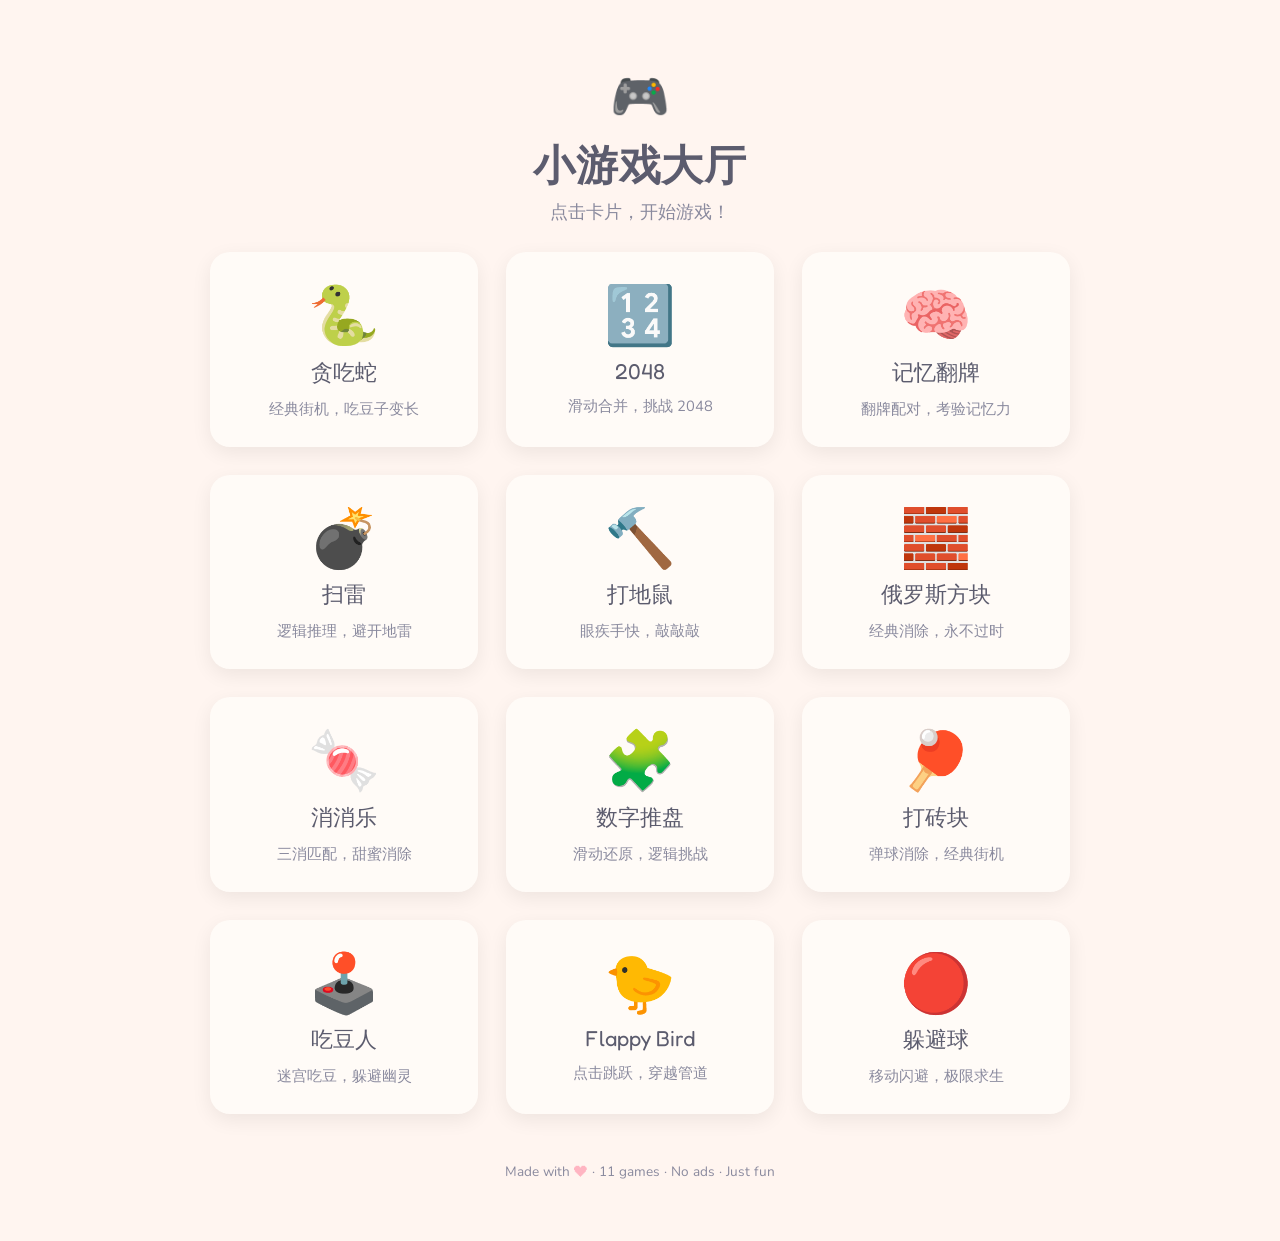
<file: index.html>
<!DOCTYPE html>
<html lang="zh-CN">
<head>
  <meta charset="UTF-8">
  <meta name="viewport" content="width=device-width, initial-scale=1.0, user-scalable=no">
  <title>🎮 小游戏大厅</title>
  <link rel="preconnect" href="https://fonts.googleapis.com">
  <link rel="preconnect" href="https://fonts.gstatic.com" crossorigin>
  <link href="https://fonts.googleapis.com/css2?family=Fredoka+One&family=Nunito:wght@400;600;700;800&display=swap" rel="stylesheet">
  <link rel="stylesheet" href="css/style.css">
  <style>
    .lobby-footer {
      text-align: center;
      padding: 8px 20px 36px;
      font-size: 0.85rem;
      color: var(--text-light);
    }
    .lobby-footer span { color: var(--pink); }
  </style>
</head>
<body>
  <div class="container">
    <header class="lobby-header">
      <div class="logo">🎮</div>
      <h1>小游戏大厅</h1>
      <p class="subtitle">点击卡片，开始游戏！</p>
    </header>

    <div class="game-grid">
      <a class="game-card" href="games/snake.html">
        <span class="card-icon">🐍</span>
        <span class="card-title">贪吃蛇</span>
        <span class="card-desc">经典街机，吃豆子变长</span>
      </a>

      <a class="game-card" href="games/2048.html">
        <span class="card-icon">🔢</span>
        <span class="card-title">2048</span>
        <span class="card-desc">滑动合并，挑战 2048</span>
      </a>

      <a class="game-card" href="games/memory.html">
        <span class="card-icon">🧠</span>
        <span class="card-title">记忆翻牌</span>
        <span class="card-desc">翻牌配对，考验记忆力</span>
      </a>

      <a class="game-card" href="games/minesweeper.html">
        <span class="card-icon">💣</span>
        <span class="card-title">扫雷</span>
        <span class="card-desc">逻辑推理，避开地雷</span>
      </a>

      <a class="game-card" href="games/whackamole.html">
        <span class="card-icon">🔨</span>
        <span class="card-title">打地鼠</span>
        <span class="card-desc">眼疾手快，敲敲敲</span>
      </a>

      <a class="game-card" href="games/tetris.html">
        <span class="card-icon">🧱</span>
        <span class="card-title">俄罗斯方块</span>
        <span class="card-desc">经典消除，永不过时</span>
      </a>

      <a class="game-card" href="games/match3.html">
        <span class="card-icon">🍬</span>
        <span class="card-title">消消乐</span>
        <span class="card-desc">三消匹配，甜蜜消除</span>
      </a>

      <a class="game-card" href="games/klotski.html">
        <span class="card-icon">🧩</span>
        <span class="card-title">数字推盘</span>
        <span class="card-desc">滑动还原，逻辑挑战</span>
      </a>

      <a class="game-card" href="games/breakout.html">
        <span class="card-icon">🏓</span>
        <span class="card-title">打砖块</span>
        <span class="card-desc">弹球消除，经典街机</span>
      </a>

      <a class="game-card" href="games/pacman.html">
        <span class="card-icon">🕹️</span>
        <span class="card-title">吃豆人</span>
        <span class="card-desc">迷宫吃豆，躲避幽灵</span>
      </a>

      <a class="game-card" href="games/flappy.html">
        <span class="card-icon">🐤</span>
        <span class="card-title">Flappy Bird</span>
        <span class="card-desc">点击跳跃，穿越管道</span>
      </a>

      <a class="game-card" href="games/dodge.html">
        <span class="card-icon">🔴</span>
        <span class="card-title">躲避球</span>
        <span class="card-desc">移动闪避，极限求生</span>
      </a>
    </div>

    <p class="lobby-footer">Made with <span>❤</span> · 11 games · No ads · Just fun</p>
  </div>
</body>
</html>
</file>
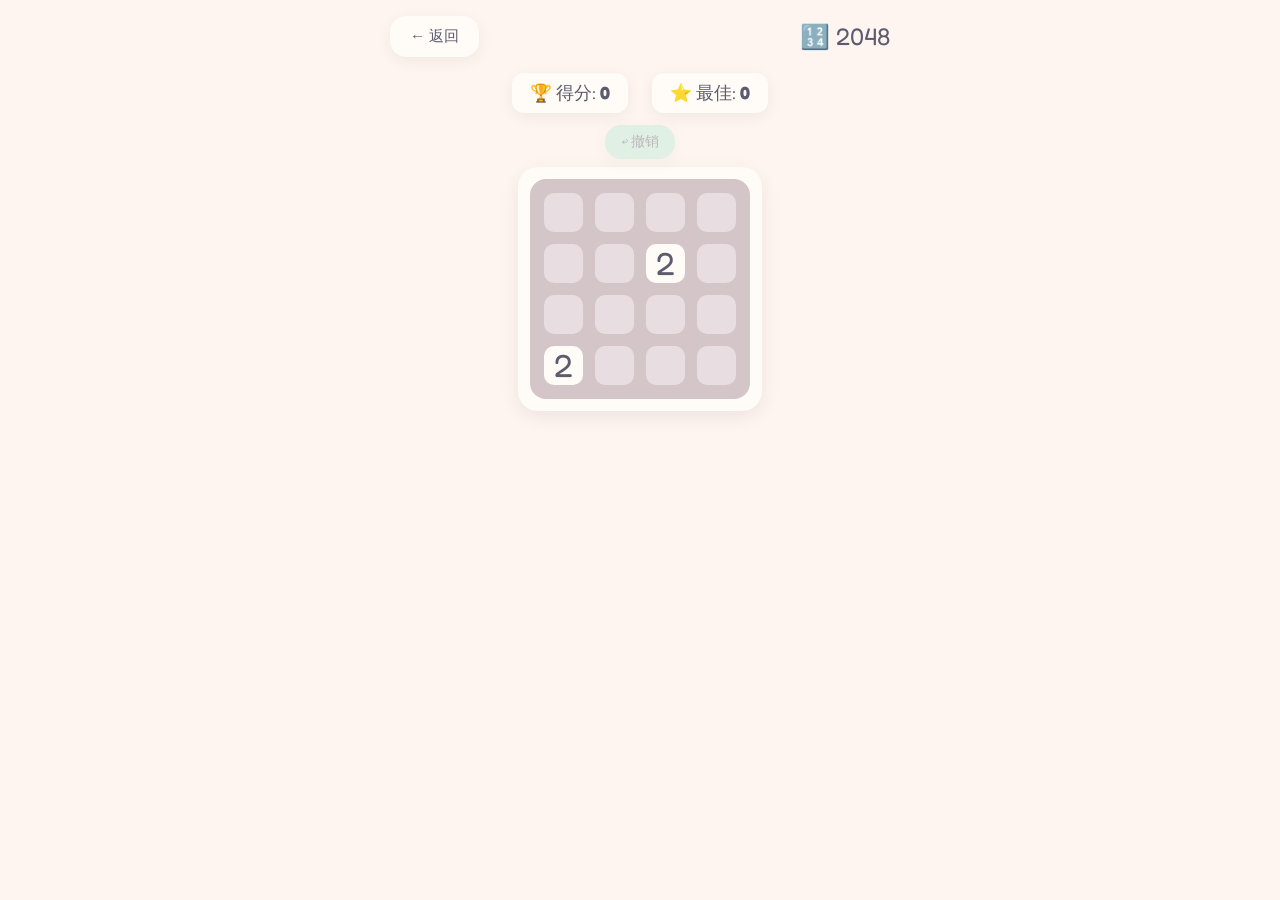
<file: games/2048.html>
<!DOCTYPE html>
<html lang="zh-CN">
<head>
  <meta charset="UTF-8">
  <meta name="viewport" content="width=device-width, initial-scale=1.0, user-scalable=no">
  <title>🔢 2048</title>
  <link href="https://fonts.googleapis.com/css2?family=Fredoka+One&family=Nunito:wght@400;600;700;800&display=swap" rel="stylesheet">
  <link rel="stylesheet" href="../css/style.css">
  <style>
    .grid-2048 { display: grid; grid-template-columns: repeat(4, 1fr); gap: 12px; width: 100%; max-width: 480px; background: #D4C5C9; border-radius: 16px; padding: 14px; position: relative; }
    .cell-2048 { aspect-ratio: 1; background: #E8DDE0; border-radius: 10px; display: flex; align-items: center; justify-content: center; font-family: var(--font-display); font-size: 2rem; color: #776e70; transition: all 0.12s var(--ease-bounce); position: relative; }
    .cell-2048[data-value="2"] { background: #FFFBF7; color: #5C5C6E; }
    .cell-2048[data-value="4"] { background: #FFE8D6; color: #5C5C6E; }
    .cell-2048[data-value="8"] { background: #FFDAC1; color: #5C5C6E; }
    .cell-2048[data-value="16"] { background: #FFB5C2; color: #fff; font-size: 1.6rem; }
    .cell-2048[data-value="32"] { background: #FF9AA2; color: #fff; font-size: 1.6rem; }
    .cell-2048[data-value="64"] { background: #FF7B7B; color: #fff; font-size: 1.6rem; }
    .cell-2048[data-value="128"] { background: #FFDAC1; color: #fff; font-size: 1.4rem; }
    .cell-2048[data-value="256"] { background: #E2F0CB; color: #5C5C6E; font-size: 1.4rem; }
    .cell-2048[data-value="512"] { background: #B5EAD7; color: #5C5C6E; font-size: 1.4rem; }
    .cell-2048[data-value="1024"] { background: #B5D8EB; color: #fff; font-size: 1.2rem; }
    .cell-2048[data-value="2048"] { background: #C7CEEA; color: #fff; font-size: 1.2rem; animation: tileWin 0.5s var(--ease-bounce); }
    .cell-2048[data-value="4096"] { background: #FFB5C2; color: #fff; font-size: 1.1rem; }
    .cell-2048.new-tile { animation: popIn 0.2s var(--ease-bounce); }
    .cell-2048.merged { animation: mergePop 0.25s var(--ease-bounce); }
    @keyframes mergePop { 0% { transform: scale(0.7); } 50% { transform: scale(1.2); } 100% { transform: scale(1); } }
    @keyframes tileWin { 0% { transform: scale(1); } 25% { transform: scale(1.25); } 50% { transform: scale(0.95); } 75% { transform: scale(1.1); } 100% { transform: scale(1); } }
    .fly-score { position: absolute; font-family: var(--font-display); font-size: 1.4rem; color: var(--pink); pointer-events: none; z-index: 5; animation: flyUp 0.7s ease-out forwards; }
    @keyframes flyUp { 0% { opacity: 1; transform: translateY(0) scale(0.5); } 30% { opacity: 1; transform: translateY(-20px) scale(1.2); } 100% { opacity: 0; transform: translateY(-60px) scale(1); } }
    .achievement-toast { position: fixed; top: 20px; left: 50%; transform: translateX(-50%); background: var(--warm-yellow); border-radius: 16px; padding: 12px 24px; font-family: var(--font-display); font-size: 1.1rem; z-index: 60; box-shadow: var(--shadow-hover); animation: toastIn 0.5s var(--ease-bounce), toastOut 0.5s 2s ease forwards; }
    @keyframes toastIn { 0% { transform: translateX(-50%) translateY(-80px); opacity: 0; } 100% { transform: translateX(-50%) translateY(0); opacity: 1; } }
    @keyframes toastOut { 0% { opacity: 1; } 100% { opacity: 0; transform: translateX(-50%) translateY(-30px); } }
    @media (max-width: 500px) { .grid-2048 { gap: 8px; max-width: 360px; padding: 8px; } .cell-2048 { font-size: 1.5rem; border-radius: 8px; } }
  </style>
</head>
<body>
<div class="game-page">
  <div class="game-header">
    <button class="back-btn" onclick="window.location.href='../index.html'">← 返回</button>
    <span class="game-title">🔢 2048</span>
  </div>
  <div class="score-bar">
    <span class="score-item">🏆 得分: <strong id="score">0</strong></span>
    <span class="score-item">⭐ 最佳: <strong id="best">0</strong></span>
  </div>
  <div style="display:flex;gap:8px;margin-bottom:8px;">
    <button class="btn btn-mint" id="undoBtn" style="font-size:0.85rem;padding:8px 16px;opacity:0.4;">↩ 撤销</button>
  </div>
  <div class="game-board"><div class="grid-2048" id="grid"></div></div>
  <div class="dpad">
    <button class="dpad-btn dpad-up">▲</button>
    <button class="dpad-btn dpad-left">◀</button>
    <button class="dpad-btn dpad-right">▶</button>
    <button class="dpad-btn dpad-down">▼</button>
  </div>
</div>

<script src="../js/utils.js"></script>
<script>
(function() {
  const gridEl = document.getElementById('grid');
  const scoreEl = document.getElementById('score');
  const bestEl = document.getElementById('best');
  const undoBtn = document.getElementById('undoBtn');

  let grid = [], score = 0;
  let history = [];
  const seenTiles = new Set();

  function init() {
    grid = Array.from({ length: 4 }, () => Array(4).fill(0));
    score = 0; history = []; seenTiles.clear();
    scoreEl.textContent = '0';
    bestEl.textContent = loadBestScore('2048');
    undoBtn.style.opacity = '0.4';
    addRandomTile(); addRandomTile();
    render();
  }

  function saveState() { history.push({ grid: grid.map(r => [...r]), score }); if (history.length > 20) history.shift(); undoBtn.style.opacity = '1'; }

  function undo() {
    if (history.length === 0) return;
    const prev = history.pop();
    grid = prev.grid; score = prev.score;
    scoreEl.textContent = score;
    render();
    if (history.length === 0) undoBtn.style.opacity = '0.4';
  }

  function addRandomTile() {
    const empty = [];
    for (let r = 0; r < 4; r++) for (let c = 0; c < 4; c++) if (grid[r][c] === 0) empty.push({ r, c });
    if (empty.length === 0) return;
    const { r, c } = pickRandom(empty);
    grid[r][c] = Math.random() < 0.9 ? 2 : 4;
  }

  function showFlyScore(cellEl, points) {
    const fly = document.createElement('div'); fly.className = 'fly-score'; fly.textContent = '+' + points;
    cellEl.appendChild(fly);
    setTimeout(() => fly.remove(), 700);
  }

  function showAchievement(tile) {
    const toast = document.createElement('div'); toast.className = 'achievement-toast';
    const icons = { 128: '🌟', 256: '🔥', 512: '💎', 1024: '👑', 2048: '🏆' };
    toast.textContent = `${icons[tile] || '🎯'} 首次合成 ${tile}！`;
    document.body.appendChild(toast);
    setTimeout(() => toast.remove(), 2500);
  }

  function render(mergedSet = null, newTiles = null) {
    gridEl.innerHTML = '';
    for (let r = 0; r < 4; r++)
      for (let c = 0; c < 4; c++) {
        const cell = document.createElement('div'); cell.className = 'cell-2048';
        const v = grid[r][c]; cell.textContent = v || ''; cell.dataset.value = v || '';
        const key = r * 4 + c;
        if (mergedSet && mergedSet.has(key)) { cell.classList.add('merged'); }
        if (newTiles && newTiles.has(key)) cell.classList.add('new-tile');
        gridEl.appendChild(cell);
      }
  }

  function move(dir) {
    const old = grid.map(row => [...row]);
    let merged = new Set(), newTiles = new Set(), mergePoints = 0;

    function slideRow(row) {
      let arr = row.filter(v => v !== 0); const mergedIdx = [];
      for (let i = 0; i < arr.length - 1; i++) { if (arr[i] === arr[i + 1]) { arr[i] *= 2; mergePoints += arr[i]; mergedIdx.push(i); arr.splice(i + 1, 1); } }
      while (arr.length < 4) arr.push(0);
      return { arr, mergedIdx };
    }

    const processors = {
      left: () => { for (let r = 0; r < 4; r++) { const { arr, mergedIdx } = slideRow(grid[r]); mergedIdx.forEach(i => merged.add(r * 4 + i)); for (let c = 0; c < 4; c++) { if (grid[r][c] !== arr[c] && arr[c] !== 0) newTiles.add(r * 4 + c); grid[r][c] = arr[c]; } } },
      right: () => { for (let r = 0; r < 4; r++) { const rev = [...grid[r]].reverse(); const { arr, mergedIdx } = slideRow(rev); const result = [...arr].reverse(); mergedIdx.forEach(i => merged.add(r * 4 + (3 - i))); for (let c = 0; c < 4; c++) { if (grid[r][c] !== result[c] && result[c] !== 0) newTiles.add(r * 4 + c); grid[r][c] = result[c]; } } },
      up: () => { for (let c = 0; c < 4; c++) { let col = [grid[0][c],grid[1][c],grid[2][c],grid[3][c]]; const { arr, mergedIdx } = slideRow(col); mergedIdx.forEach(i => merged.add(i * 4 + c)); for (let r = 0; r < 4; r++) { if (grid[r][c] !== arr[r] && arr[r] !== 0) newTiles.add(r * 4 + c); grid[r][c] = arr[r]; } } },
      down: () => { for (let c = 0; c < 4; c++) { let col = [grid[3][c],grid[2][c],grid[1][c],grid[0][c]]; const { arr, mergedIdx } = slideRow(col); const result = [...arr].reverse(); mergedIdx.forEach(i => merged.add((3 - i) * 4 + c)); for (let r = 0; r < 4; r++) { if (grid[r][c] !== result[r] && result[r] !== 0) newTiles.add(r * 4 + c); grid[r][c] = result[r]; } } }
    };
    processors[dir]();

    const changed = !grid.every((row, r) => row.every((v, c) => v === old[r][c]));
    if (!changed) return;

    saveState();
    score += mergePoints;
    addRandomTile();
    scoreEl.textContent = score;
    if (score > loadBestScore('2048')) { saveBestScore('2048', score); bestEl.textContent = score; }
    render(merged, newTiles);

    // Fly score animations on merged cells
    if (mergePoints > 0) {
      setTimeout(() => {
        merged.forEach(key => {
          const cell = gridEl.children[key];
          if (cell) showFlyScore(cell, grid[Math.floor(key / 4)][key % 4]);
        });
      }, 50);
    }

    // Achievement check
    grid.forEach(row => row.forEach(v => { if (v >= 128 && !seenTiles.has(v)) { seenTiles.add(v); showAchievement(v); } }));

    if (grid.some(row => row.some(v => v >= 2048))) {
      setTimeout(() => { showConfetti(80); showModal({ emoji: '🎉', title: '恭喜！', message: `你达到了 2048！\n得分: ${score}`, buttons: [{ text: '继续挑战', cls: 'btn-primary', onClick: () => {} }, { text: '再来一局', cls: 'btn-mint', onClick: init }, { text: '返回大厅', cls: 'btn-secondary', onClick: () => { window.location.href = '../index.html'; } }] }); }, 300);
    }
    if (isGameOver()) {
      setTimeout(() => { showModal({ emoji: '😢', title: '游戏结束', message: `无法移动了！\n得分: ${score}`, buttons: [{ text: '再来一局', cls: 'btn-primary', onClick: init }, { text: '返回大厅', cls: 'btn-secondary', onClick: () => { window.location.href = '../index.html'; } }] }); }, 400);
    }
  }

  function isGameOver() {
    for (let r = 0; r < 4; r++) for (let c = 0; c < 4; c++) { if (grid[r][c] === 0) return false; if (r < 3 && grid[r][c] === grid[r + 1][c]) return false; if (c < 3 && grid[r][c] === grid[r][c + 1]) return false; }
    return true;
  }

  undoBtn.addEventListener('click', undo);

  document.addEventListener('keydown', (e) => {
    if (e.ctrlKey && e.key === 'z') { e.preventDefault(); undo(); return; }
    const map = { ArrowUp: 'up', ArrowDown: 'down', ArrowLeft: 'left', ArrowRight: 'right', w: 'up', s: 'down', a: 'left', d: 'right' };
    if (map[e.key]) { move(map[e.key]); e.preventDefault(); }
  });

  detectSwipe(gridEl, (dir) => move(dir));
  setupDpad({ up: () => move('up'), down: () => move('down'), left: () => move('left'), right: () => move('right') });

  init();
})();
</script>
</body>
</html>
</file>
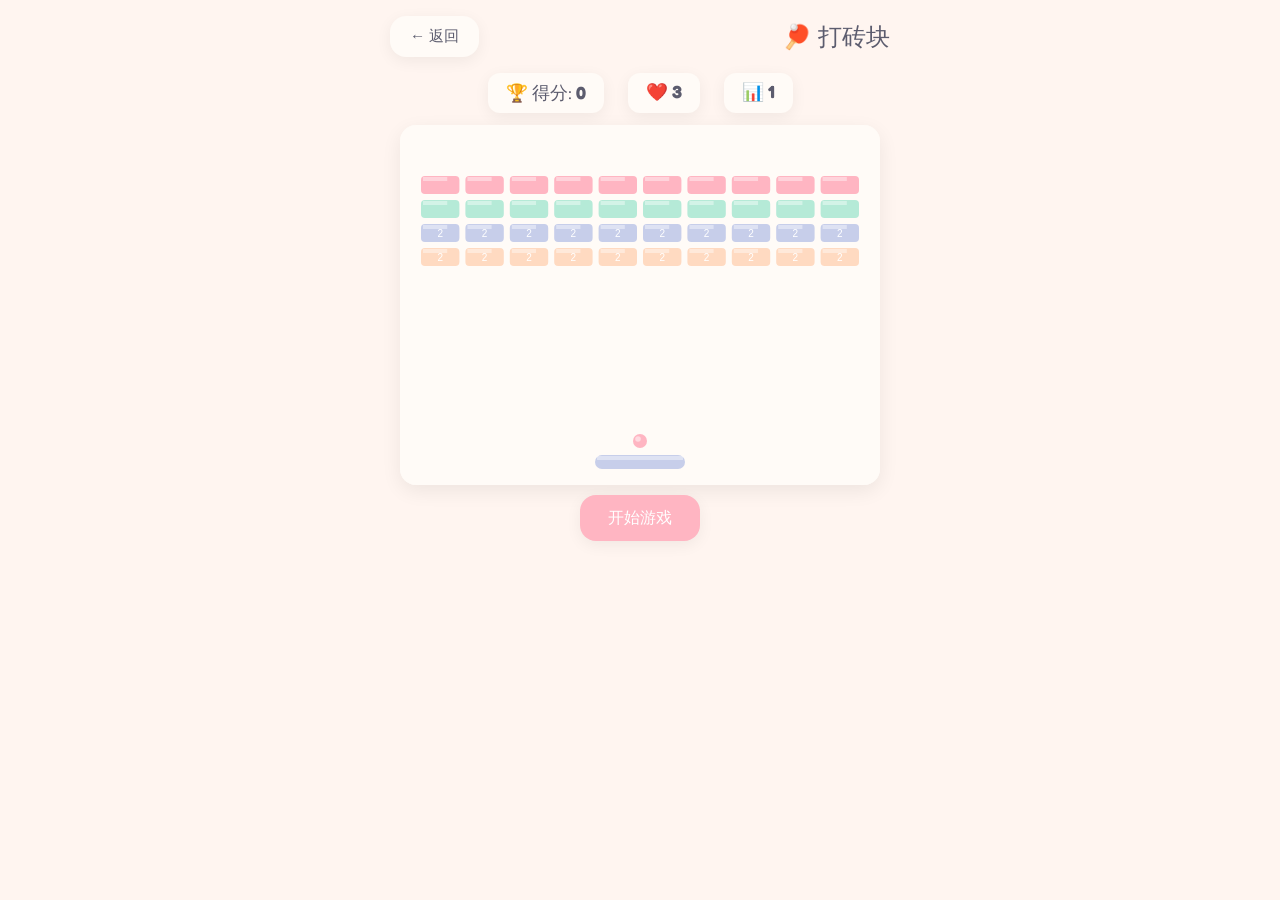
<file: games/breakout.html>
<!DOCTYPE html>
<html lang="zh-CN">
<head>
  <meta charset="UTF-8">
  <meta name="viewport" content="width=device-width, initial-scale=1.0, user-scalable=no">
  <title>🏓 打砖块</title>
  <link href="https://fonts.googleapis.com/css2?family=Fredoka+One&family=Nunito:wght@400;600;700;800&display=swap" rel="stylesheet">
  <link rel="stylesheet" href="../css/style.css">
  <style>
    .breakout-wrapper { display: flex; flex-direction: column; align-items: center; gap: 10px; }
    canvas#breakoutCanvas { display: block; border-radius: 16px; box-shadow: var(--shadow-card); background: var(--white); touch-action: manipulation; max-width: 100%; }
  </style>
</head>
<body>
<div class="game-page">
  <div class="game-header">
    <button class="back-btn" onclick="window.location.href='../index.html'">← 返回</button>
    <span class="game-title">🏓 打砖块</span>
  </div>
  <div class="score-bar">
    <span class="score-item">🏆 得分: <strong id="score">0</strong></span>
    <span class="score-item">❤️ <strong id="lives">3</strong></span>
    <span class="score-item">📊 <strong id="level">1</strong></span>
  </div>
  <div class="breakout-wrapper">
    <canvas id="breakoutCanvas"></canvas>
    <div style="display:flex;gap:8px;">
      <button class="btn btn-primary" id="startBtn">开始游戏</button>
    </div>
  </div>
</div>

<script src="../js/utils.js"></script>
<script>
(function() {
  const canvas = document.getElementById('breakoutCanvas');
  const ctx = canvas.getContext('2d');
  const scoreEl = document.getElementById('score');
  const livesEl = document.getElementById('lives');
  const levelEl = document.getElementById('level');
  const startBtn = document.getElementById('startBtn');

  const COLS_BRICK = 10, BRICK_H = 20;
  const PADDLE_W = 90, PADDLE_H = 14, BALL_R = 7;
  let bricks = [], ball, paddle, score, lives, level, gameRunning, animFrameId;
  let particles = [], powerUps = [];

  function resize() {
    const w = Math.min(480, window.innerWidth - 24);
    canvas.style.width = w + 'px'; canvas.style.height = (w * 0.75) + 'px';
    canvas.width = w; canvas.height = w * 0.75;
  }

  function init() {
    resize();
    score = 0; lives = 3; level = 1;
    scoreEl.textContent = '0'; livesEl.textContent = '3'; levelEl.textContent = '1';
    gameRunning = false; particles = []; powerUps = [];
    if (animFrameId) cancelAnimationFrame(animFrameId);
    animFrameId = null;
    buildLevel();
    paddle = { x: canvas.width / 2 - PADDLE_W / 2, y: canvas.height - 30, w: PADDLE_W, h: PADDLE_H };
    ball = { x: paddle.x + PADDLE_W / 2, y: paddle.y - BALL_R * 2, vx: 3, vy: -3, onPaddle: true };
    draw();
  }

  function buildLevel() {
    const rows = Math.min(3 + level, 8);
    const gap = 4, padding = 20;
    const brickW = (canvas.width - padding * 2 - (COLS_BRICK - 1) * gap) / COLS_BRICK;
    bricks = [];
    const pastelColors = ['#FFB5C2','#B5EAD7','#C7CEEA','#FFDAC1','#E2F0CB','#B5D8EB','#FFF1B0','#FF9AA2'];
    for (let row = 0; row < rows; row++) {
      for (let col = 0; col < COLS_BRICK; col++) {
        const hp = row < 2 ? 1 : (row < 4 ? 2 : 3);
        bricks.push({ x: padding + col * (brickW + gap), y: 50 + row * (BRICK_H + gap), w: brickW, h: BRICK_H, hp, maxHp: hp, color: pastelColors[row % pastelColors.length] });
      }
    }
  }

  function startGame() {
    if (gameRunning) return;
    gameRunning = true;
    ball.onPaddle = false;
    ball.vx = 3; ball.vy = -3;
    startBtn.textContent = '游戏中...';
    startBtn.style.opacity = '0.5';
    lastTime = performance.now();
    animFrameId = requestAnimationFrame(gameLoop);
  }

  let lastTime = 0;

  function gameLoop(timestamp) {
    if (!gameRunning) return;
    const dt = Math.min((timestamp - lastTime) / 16.67, 3); // Cap at 3x speed
    lastTime = timestamp;

    update(dt);
    draw();
    animFrameId = requestAnimationFrame(gameLoop);
  }

  function update(dt) {
    if (ball.onPaddle) {
      ball.x = paddle.x + paddle.w / 2;
      ball.y = paddle.y - BALL_R * 2;
      return;
    }

    ball.x += ball.vx * dt;
    ball.y += ball.vy * dt;

    // Wall bounces
    if (ball.x - BALL_R <= 0) { ball.x = BALL_R; ball.vx = Math.abs(ball.vx); }
    if (ball.x + BALL_R >= canvas.width) { ball.x = canvas.width - BALL_R; ball.vx = -Math.abs(ball.vx); }
    if (ball.y - BALL_R <= 0) { ball.y = BALL_R; ball.vy = Math.abs(ball.vy); }

    // Bottom — lose life
    if (ball.y + BALL_R >= canvas.height) {
      lives--;
      livesEl.textContent = lives;
      if (lives <= 0) {
        gameRunning = false;
        if (animFrameId) cancelAnimationFrame(animFrameId);
        endGame();
      } else {
        ball.onPaddle = true;
        ball.vx = 3; ball.vy = -3;
      }
      return;
    }

    // Paddle collision
    if (ball.vy > 0 && ball.y + BALL_R >= paddle.y && ball.x >= paddle.x && ball.x <= paddle.x + paddle.w) {
      const hitPos = (ball.x - paddle.x) / paddle.w; // 0..1
      const angle = (hitPos - 0.5) * Math.PI / 3; // -60° to +60°
      const speed = Math.sqrt(ball.vx * ball.vx + ball.vy * ball.vy);
      ball.vx = Math.sin(angle) * speed;
      ball.vy = -Math.abs(Math.cos(angle) * speed);
      ball.y = paddle.y - BALL_R;
    }

    // Brick collisions
    for (let i = bricks.length - 1; i >= 0; i--) {
      const b = bricks[i];
      if (ball.x + BALL_R > b.x && ball.x - BALL_R < b.x + b.w &&
          ball.y + BALL_R > b.y && ball.y - BALL_R < b.y + b.h) {
        // Bounce
        const overlapX = Math.min(ball.x + BALL_R - b.x, b.x + b.w - (ball.x - BALL_R));
        const overlapY = Math.min(ball.y + BALL_R - b.y, b.y + b.h - (ball.y - BALL_R));
        if (overlapX < overlapY) ball.vx = -ball.vx;
        else ball.vy = -ball.vy;

        b.hp--;
        if (b.hp <= 0) {
          score += (b.maxHp * 10);
          spawnBrickParticles(b.x + b.w / 2, b.y + b.h / 2, b.color);
          // Power-up chance
          if (Math.random() < 0.2) {
            powerUps.push({ x: b.x + b.w / 2, y: b.y + b.h / 2, vy: 2, type: Math.random() < 0.5 ? 'widen' : 'slow' });
          }
          bricks.splice(i, 1);
        }
        scoreEl.textContent = score;
        break; // Only one collision per frame
      }
    }

    // Power-ups
    for (let i = powerUps.length - 1; i >= 0; i--) {
      const pu = powerUps[i];
      pu.y += pu.vy * dt;
      if (pu.y > paddle.y && pu.y < paddle.y + paddle.h && pu.x > paddle.x && pu.x < paddle.x + paddle.w) {
        if (pu.type === 'widen') { paddle.w = Math.min(160, paddle.w + 30); setTimeout(() => { paddle.w = PADDLE_W; }, 8000); }
        if (pu.type === 'slow') { ball.vx *= 0.6; ball.vy *= 0.6; setTimeout(() => { ball.vx /= 0.6; ball.vy /= 0.6; }, 6000); }
        powerUps.splice(i, 1);
      } else if (pu.y > canvas.height) { powerUps.splice(i, 1); }
    }

    // Particles
    particles = particles.filter(p => { p.life--; p.x += p.vx * 0.5; p.y += p.vy * 0.5; return p.life > 0; });

    // Check level clear
    if (bricks.length === 0) {
      level++; levelEl.textContent = level;
      ball.onPaddle = true;
      buildLevel();
    }
  }

  function spawnBrickParticles(x, y, color) {
    for (let i = 0; i < 8; i++) {
      particles.push({ x, y, vx: (Math.random() - 0.5) * 5, vy: (Math.random() - 0.5) * 5, life: 15, color });
    }
  }

  function draw() {
    ctx.clearRect(0, 0, canvas.width, canvas.height);
    ctx.fillStyle = '#FFFBF7'; ctx.fillRect(0, 0, canvas.width, canvas.height);

    // Bricks
    bricks.forEach(b => {
      ctx.fillStyle = b.hp === b.maxHp ? b.color : (b.hp === 1 ? '#FFB5C2' : b.color + '99');
      ctx.beginPath(); ctx.roundRect(b.x + 1, b.y + 1, b.w - 2, b.h - 2, 4); ctx.fill();
      // HP indicator for multi-hp bricks
      if (b.maxHp > 1) {
        ctx.fillStyle = '#fff'; ctx.font = '10px sans-serif'; ctx.textAlign = 'center';
        ctx.fillText(b.hp, b.x + b.w / 2, b.y + b.h / 2 + 4);
      }
      // Shine
      ctx.fillStyle = 'rgba(255,255,255,0.4)';
      ctx.fillRect(b.x + 3, b.y + 2, b.w * 0.6, 4);
    });

    // Paddle
    ctx.fillStyle = '#C7CEEA';
    ctx.beginPath(); ctx.roundRect(paddle.x, paddle.y, paddle.w, paddle.h, 7); ctx.fill();
    ctx.fillStyle = 'rgba(255,255,255,0.4)';
    ctx.fillRect(paddle.x + 2, paddle.y + 1, paddle.w - 4, 4);

    // Ball
    ctx.fillStyle = '#FFB5C2';
    ctx.beginPath(); ctx.arc(ball.x, ball.y, BALL_R, 0, Math.PI * 2); ctx.fill();
    ctx.fillStyle = 'rgba(255,255,255,0.5)';
    ctx.beginPath(); ctx.arc(ball.x - 2, ball.y - 2, BALL_R * 0.4, 0, Math.PI * 2); ctx.fill();

    // Power-ups
    powerUps.forEach(pu => {
      ctx.fillStyle = pu.type === 'widen' ? '#B5EAD7' : '#B5D8EB';
      ctx.beginPath(); ctx.arc(pu.x, pu.y, 8, 0, Math.PI * 2); ctx.fill();
      ctx.fillStyle = '#fff'; ctx.font = '10px sans-serif'; ctx.textAlign = 'center'; ctx.textBaseline = 'middle';
      ctx.fillText(pu.type === 'widen' ? 'W' : 'S', pu.x, pu.y);
    });

    // Particles
    particles.forEach(p => {
      ctx.fillStyle = p.color + Math.floor(p.life / 15 * 255).toString(16).padStart(2, '0');
      ctx.beginPath(); ctx.arc(p.x, p.y, 3, 0, Math.PI * 2); ctx.fill();
    });
  }

  function endGame() {
    gameRunning = false;
    if (animFrameId) cancelAnimationFrame(animFrameId);
    startBtn.textContent = '再来一局';
    startBtn.style.opacity = '1';
    saveBestScore('breakout', score);
    setTimeout(() => {
      showModal({
        emoji: '🏓', title: '游戏结束',
        message: `得分: ${score} | 等级: ${level}\n最佳: ${loadBestScore('breakout')}`,
        buttons: [{ text: '再来一局', cls: 'btn-primary', onClick: init }, { text: '返回大厅', cls: 'btn-secondary', onClick: () => { window.location.href = '../index.html'; } }]
      });
    }, 300);
  }

  // Mouse/Touch paddle control
  canvas.addEventListener('pointermove', (e) => {
    const rect = canvas.getBoundingClientRect();
    const scaleX = canvas.width / rect.width;
    paddle.x = Math.max(0, Math.min(canvas.width - paddle.w, (e.clientX - rect.left) * scaleX - paddle.w / 2));
    if (ball.onPaddle && !gameRunning) draw();
  });

  canvas.addEventListener('click', () => { if (!gameRunning && ball.onPaddle) startGame(); });

  document.addEventListener('keydown', (e) => {
    if (e.key === ' ' || e.key === 'Enter') { if (!gameRunning && ball.onPaddle) startGame(); e.preventDefault(); }
    if (!gameRunning) return;
    const speed = 8;
    if (e.key === 'ArrowLeft' || e.key === 'a') paddle.x = Math.max(0, paddle.x - speed);
    if (e.key === 'ArrowRight' || e.key === 'd') paddle.x = Math.min(canvas.width - paddle.w, paddle.x + speed);
  });

  startBtn.addEventListener('click', () => { if (!gameRunning && ball.onPaddle) startGame(); else if (!gameRunning) init(); });

  window.addEventListener('resize', () => { resize(); draw(); });
  init();
  draw();
})();
</script>
</body>
</html>
</file>
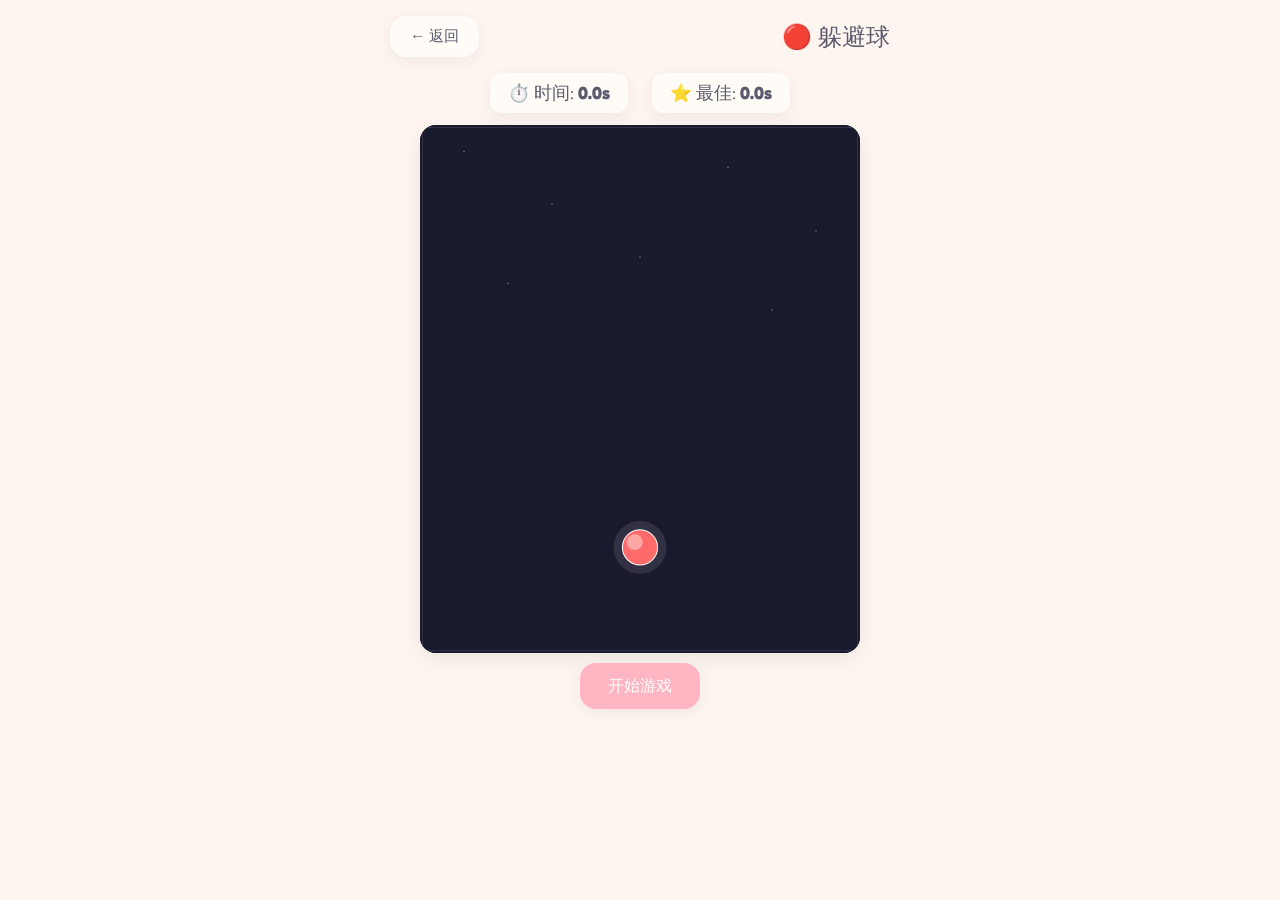
<file: games/dodge.html>
<!DOCTYPE html>
<html lang="zh-CN">
<head>
  <meta charset="UTF-8">
  <meta name="viewport" content="width=device-width, initial-scale=1.0, user-scalable=no">
  <title>🔴 躲避球</title>
  <link href="https://fonts.googleapis.com/css2?family=Fredoka+One&family=Nunito:wght@400;600;700;800&display=swap" rel="stylesheet">
  <link rel="stylesheet" href="../css/style.css">
  <style>
    canvas#dodgeCanvas { display: block; border-radius: 16px; box-shadow: var(--shadow-card); background: #1a1a2e; touch-action: manipulation; max-width: 100%; }
  </style>
</head>
<body>
<div class="game-page">
  <div class="game-header">
    <button class="back-btn" onclick="window.location.href='../index.html'">← 返回</button>
    <span class="game-title">🔴 躲避球</span>
  </div>
  <div class="score-bar">
    <span class="score-item">⏱️ 时间: <strong id="time">0.0s</strong></span>
    <span class="score-item">⭐ 最佳: <strong id="best">0.0s</strong></span>
  </div>
  <canvas id="dodgeCanvas"></canvas>
  <button class="btn btn-primary" id="startBtn" style="margin-top:10px;">开始游戏</button>
</div>

<script src="../js/utils.js"></script>
<script>
(function() {
  const canvas = document.getElementById('dodgeCanvas'), ctx = canvas.getContext('2d');
  const timeEl = document.getElementById('time'), bestEl = document.getElementById('best'), startBtn = document.getElementById('startBtn');

  let player, obstacles, survivalTime, bestTime, gameRunning, animFrameId;
  let spawnInterval, lastSpawn, particleTimer;

  function resize() {
    const w = Math.min(440, window.innerWidth - 24);
    canvas.style.width = w + 'px'; canvas.style.height = (w * 1.2) + 'px';
    canvas.width = w * 2; canvas.height = w * 2.4;
  }

  function init() {
    resize();
    player = { x: canvas.width / 2, y: canvas.height * 0.8, r: canvas.width * 0.04 };
    obstacles = []; survivalTime = 0; bestTime = loadBestScore('dodge');
    gameRunning = false; spawnInterval = 800; lastSpawn = 0; particleTimer = 0;
    timeEl.textContent = '0.0s'; bestEl.textContent = bestTime.toFixed(1) + 's';
    startBtn.textContent = '开始游戏';
    if (animFrameId) cancelAnimationFrame(animFrameId);
    draw();
  }

  function start() {
    if (gameRunning) return;
    gameRunning = true;
    player.x = canvas.width / 2; player.y = canvas.height * 0.8;
    obstacles = []; survivalTime = 0; spawnInterval = 800; lastSpawn = 0; particleTimer = 0;
    timeEl.textContent = '0.0s';
    startBtn.textContent = '移动鼠标躲闪!';
    animFrameId = requestAnimationFrame(gameLoop);
  }

  function gameLoop(ts) {
    if (!gameRunning) return;
    survivalTime += 16.67;
    timeEl.textContent = (survivalTime / 1000).toFixed(1) + 's';

    // Spawn obstacles
    if (ts - lastSpawn > spawnInterval) {
      lastSpawn = ts;
      const type = Math.random() < 0.2 ? 'fast' : (Math.random() < 0.15 ? 'big' : 'normal');
      const x = Math.random() * canvas.width;
      obstacles.push({
        x, y: -30,
        r: type === 'big' ? canvas.width * 0.06 : canvas.width * 0.03,
        vy: type === 'fast' ? 4 + Math.random() * 3 : 1.5 + Math.random() * 2,
        color: type === 'big' ? '#FFB5C2' : (type === 'fast' ? '#FFDAC1' : '#C7CEEA'),
        type
      });
      // Increase difficulty
      if (survivalTime > 3000) spawnInterval = Math.max(250, 800 - survivalTime * 0.04);
      // Spawn extra for more chaos
      if (survivalTime > 10000 && Math.random() < 0.4) {
        const x2 = Math.random() * canvas.width;
        obstacles.push({
          x: x2, y: -30,
          r: canvas.width * 0.03, vy: 2 + Math.random() * 2.5,
          color: '#E2F0CB', type: 'normal'
        });
      }
    }

    // Update obstacles
    for (let i = obstacles.length - 1; i >= 0; i--) {
      obstacles[i].y += obstacles[i].vy;
      if (obstacles[i].y - obstacles[i].r > canvas.height) { obstacles.splice(i, 1); }
    }

    // Collision
    for (const o of obstacles) {
      const dist = Math.hypot(player.x - o.x, player.y - o.y);
      if (dist < player.r + o.r - 3) { endGame(); return; }
    }

    // Particle trail (NOT added to obstacles for collision)
    particleTimer++;
    // Particles are now rendered directly, not stored as collideable obstacles

    draw();
    animFrameId = requestAnimationFrame(gameLoop);
  }

  function draw() {
    const w = canvas.width, h = canvas.height;
    ctx.clearRect(0, 0, w, h);
    ctx.fillStyle = '#1a1a2e'; ctx.fillRect(0, 0, w, h);

    // Stars background
    const starPositions = [[0.1,0.05],[0.3,0.15],[0.7,0.08],[0.9,0.2],[0.2,0.3],[0.5,0.25],[0.8,0.35]];
    starPositions.forEach(([sx, sy]) => {
      if (Math.floor(survivalTime / 500) % 2) return;
      ctx.fillStyle = 'rgba(255,255,255,0.4)';
      ctx.beginPath(); ctx.arc(w * sx, h * sy, 1.5, 0, Math.PI * 2); ctx.fill();
    });

    // Border glow
    ctx.strokeStyle = 'rgba(255,255,255,0.1)'; ctx.lineWidth = 2;
    ctx.strokeRect(5, 5, w - 10, h - 10);

    // Obstacles
    for (const o of obstacles) {
      ctx.fillStyle = o.color;
      ctx.beginPath(); ctx.arc(o.x, o.y, o.r, 0, Math.PI * 2); ctx.fill();
      ctx.fillStyle = 'rgba(255,255,255,0.3)';
      ctx.beginPath(); ctx.arc(o.x - o.r * 0.25, o.y - o.r * 0.25, o.r * 0.35, 0, Math.PI * 2); ctx.fill();
    }

    // Player
    const px = player.x, py = player.y, pr = player.r;
    // Glow
    ctx.fillStyle = 'rgba(255,255,255,0.1)';
    ctx.beginPath(); ctx.arc(px, py, pr * 1.5, 0, Math.PI * 2); ctx.fill();
    // Body
    ctx.fillStyle = '#FF6B6B';
    ctx.beginPath(); ctx.arc(px, py, pr, 0, Math.PI * 2); ctx.fill();
    ctx.fillStyle = 'rgba(255,255,255,0.4)';
    ctx.beginPath(); ctx.arc(px - pr * 0.3, py - pr * 0.3, pr * 0.45, 0, Math.PI * 2); ctx.fill();
    // Border
    ctx.strokeStyle = '#fff'; ctx.lineWidth = 2;
    ctx.beginPath(); ctx.arc(px, py, pr, 0, Math.PI * 2); ctx.stroke();
  }

  function endGame() {
    gameRunning = false;
    if (animFrameId) cancelAnimationFrame(animFrameId);
    const timeSec = parseFloat((survivalTime / 1000).toFixed(1));
    if (timeSec > bestTime) { bestTime = timeSec; saveBestScore('dodge', timeSec); bestEl.textContent = timeSec.toFixed(1) + 's'; }
    startBtn.textContent = '再来一局';
    setTimeout(() => { showModal({ emoji: '💥', title: '被砸中了！', message: `存活: ${timeSec}秒\n最佳: ${loadBestScore('dodge').toFixed(1)}秒`, buttons: [{ text: '再来一局', cls: 'btn-primary', onClick: start }, { text: '返回大厅', cls: 'btn-secondary', onClick: () => { window.location.href = '../index.html'; } }] }); }, 300);
  }

  // Touch/mouse control
  canvas.addEventListener('pointermove', (e) => {
    const rect = canvas.getBoundingClientRect();
    const scaleX = canvas.width / rect.width, scaleY = canvas.height / rect.height;
    player.x = (e.clientX - rect.left) * scaleX;
    player.y = (e.clientY - rect.top) * scaleY;
    // Keep in bounds
    player.x = Math.max(player.r, Math.min(canvas.width - player.r, player.x));
    player.y = Math.max(player.r, Math.min(canvas.height - player.r, player.y));
  });

  document.addEventListener('keydown', (e) => {
    if (!gameRunning) { if (e.key === ' ') start(); return; }
    const spd = 8;
    if (e.key === 'ArrowLeft' || e.key === 'a') player.x = Math.max(player.r, player.x - spd);
    if (e.key === 'ArrowRight' || e.key === 'd') player.x = Math.min(canvas.width - player.r, player.x + spd);
    if (e.key === 'ArrowUp' || e.key === 'w') player.y = Math.max(player.r, player.y - spd);
    if (e.key === 'ArrowDown' || e.key === 's') player.y = Math.min(canvas.height - player.r, player.y + spd);
  });

  startBtn.addEventListener('click', () => { if (!gameRunning) start(); });

  window.addEventListener('resize', () => { resize(); draw(); });
  init();
})();
</script>
</body>
</html>
</file>
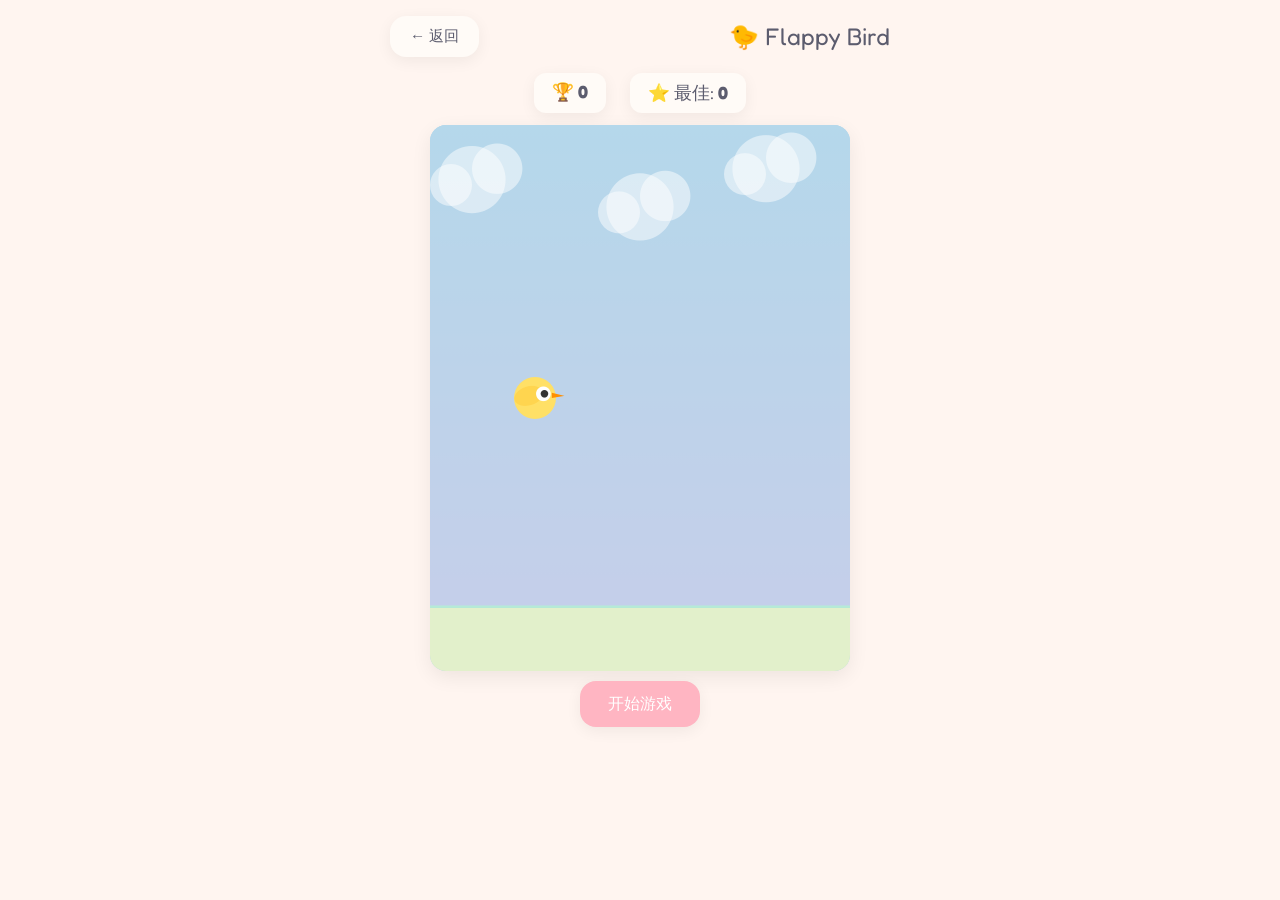
<file: games/flappy.html>
<!DOCTYPE html>
<html lang="zh-CN">
<head>
  <meta charset="UTF-8">
  <meta name="viewport" content="width=device-width, initial-scale=1.0, user-scalable=no">
  <title>🐤 Flappy Bird</title>
  <link href="https://fonts.googleapis.com/css2?family=Fredoka+One&family=Nunito:wght@400;600;700;800&display=swap" rel="stylesheet">
  <link rel="stylesheet" href="../css/style.css">
  <style>
    canvas#flappyCanvas { display: block; border-radius: 16px; box-shadow: var(--shadow-card); background: #B5D8EB; touch-action: manipulation; max-width: 100%; }
  </style>
</head>
<body>
<div class="game-page">
  <div class="game-header">
    <button class="back-btn" onclick="window.location.href='../index.html'">← 返回</button>
    <span class="game-title">🐤 Flappy Bird</span>
  </div>
  <div class="score-bar">
    <span class="score-item">🏆 <strong id="score">0</strong></span>
    <span class="score-item">⭐ 最佳: <strong id="best">0</strong></span>
  </div>
  <canvas id="flappyCanvas"></canvas>
  <button class="btn btn-primary" id="startBtn" style="margin-top:10px;">开始游戏</button>
</div>

<script src="../js/utils.js"></script>
<script>
(function() {
  const canvas = document.getElementById('flappyCanvas'), ctx = canvas.getContext('2d');
  const scoreEl = document.getElementById('score'), bestEl = document.getElementById('best'), startBtn = document.getElementById('startBtn');

  let bird, pipes, score, bestScore, gameRunning, animFrameId;
  let frameCount = 0;

  function resize() {
    const w = Math.min(420, window.innerWidth - 24);
    canvas.style.width = w + 'px'; canvas.style.height = (w * 1.3) + 'px';
    canvas.width = w * 2; canvas.height = w * 2.6;
  }

  function init() {
    resize();
    bird = { x: canvas.width * 0.25, y: canvas.height / 2, vy: 0, r: canvas.width * 0.05 };
    pipes = [];
    score = 0; bestScore = loadBestScore('flappy'); gameRunning = false; frameCount = 0;
    scoreEl.textContent = '0'; bestEl.textContent = bestScore;
    startBtn.textContent = '开始游戏';
    if (animFrameId) cancelAnimationFrame(animFrameId);
    draw();
  }

  function start() {
    if (gameRunning) return;
    gameRunning = true;
    bird.y = canvas.height / 2; bird.vy = 0;
    pipes = [];
    score = 0; frameCount = 0;
    scoreEl.textContent = '0';
    startBtn.textContent = '点击屏幕跳跃!';
    flap();
    animFrameId = requestAnimationFrame(gameLoop);
  }

  function flap() { if (gameRunning) bird.vy = -8; }

  function gameLoop(ts) {
    if (!gameRunning) return;
    // Gravity
    bird.vy += 0.5;
    bird.y += bird.vy;

    // Spawn pipes
    frameCount++;
    if (frameCount % 90 === 0) {
      const gap = canvas.height * 0.28;
      const minH = canvas.height * 0.15;
      const maxH = canvas.height - gap - minH;
      const topH = minH + Math.random() * (maxH - minH);
      pipes.push({ x: canvas.width, topH, bottomY: topH + gap, w: canvas.width * 0.11, passed: false });
    }

    // Update pipes
    for (let i = pipes.length - 1; i >= 0; i--) {
      pipes[i].x -= 3;
      if (pipes[i].x + pipes[i].w < 0) { pipes.splice(i, 1); continue; }
      // Score
      if (!pipes[i].passed && pipes[i].x + pipes[i].w < bird.x) {
        pipes[i].passed = true; score++; scoreEl.textContent = score;
        if (score > bestScore) { bestScore = score; saveBestScore('flappy', score); bestEl.textContent = bestScore; }
      }
    }

    // Collision
    if (bird.y - bird.r < 0 || bird.y + bird.r > canvas.height) endGame();
    pipes.forEach(p => {
      if (bird.x + bird.r > p.x && bird.x - bird.r < p.x + p.w && (bird.y - bird.r < p.topH || bird.y + bird.r > p.bottomY)) endGame();
    });

    draw();
    animFrameId = requestAnimationFrame(gameLoop);
  }

  function draw() {
    const w = canvas.width, h = canvas.height;
    ctx.clearRect(0, 0, w, h);

    // Sky gradient
    const grad = ctx.createLinearGradient(0, 0, 0, h);
    grad.addColorStop(0, '#B5D8EB'); grad.addColorStop(1, '#C7CEEA');
    ctx.fillStyle = grad; ctx.fillRect(0, 0, w, h);

    // Clouds
    ctx.fillStyle = 'rgba(255,255,255,0.5)';
    const cloudPositions = [[0.1, 0.1], [0.5, 0.15], [0.8, 0.08]];
    cloudPositions.forEach(([cx, cy]) => {
      const cwx = w * cx + (frameCount * 0.3) % w;
      ctx.beginPath(); ctx.arc(cwx, h * cy, w * 0.08, 0, Math.PI * 2); ctx.fill();
      ctx.beginPath(); ctx.arc(cwx + w * 0.06, h * cy - h * 0.02, w * 0.06, 0, Math.PI * 2); ctx.fill();
      ctx.beginPath(); ctx.arc(cwx - w * 0.05, h * cy + h * 0.01, w * 0.05, 0, Math.PI * 2); ctx.fill();
    });

    // Ground
    ctx.fillStyle = '#E2F0CB'; ctx.fillRect(0, h * 0.88, w, h * 0.12);
    ctx.fillStyle = '#B5EAD7'; ctx.fillRect(0, h * 0.88, w, 5);

    // Pipes
    pipes.forEach(p => {
      ctx.fillStyle = '#4CAF50';
      // Top pipe
      ctx.beginPath(); ctx.roundRect(p.x, 0, p.w, p.topH, 5); ctx.fill();
      ctx.fillStyle = '#66BB6A'; ctx.fillRect(p.x, 0, p.w * 0.3, p.topH);
      ctx.fillStyle = '#4CAF50'; ctx.fillRect(p.x - 4, p.topH - 25, p.w + 8, 25);
      // Bottom pipe
      ctx.fillRect(p.x - 4, p.bottomY, p.w + 8, 25);
      ctx.fillStyle = '#66BB6A'; ctx.fillRect(p.x, p.bottomY, p.w * 0.3, h - p.bottomY);
      ctx.fillStyle = '#4CAF50';
      ctx.beginPath(); ctx.roundRect(p.x, p.bottomY, p.w, h - p.bottomY, 5); ctx.fill();
    });

    // Bird
    const bx = bird.x, by = bird.y, br = bird.r;
    ctx.fillStyle = '#FFE066';
    ctx.beginPath(); ctx.arc(bx, by, br, 0, Math.PI * 2); ctx.fill();
    // Wing
    ctx.fillStyle = '#FFD54F';
    const wingFlap = Math.sin(frameCount * 0.3) * 0.3;
    ctx.beginPath(); ctx.ellipse(bx - br * 0.3, by - br * 0.1, br * 0.7, br * 0.45, -0.3 + wingFlap, 0, Math.PI * 2); ctx.fill();
    // Eye
    ctx.fillStyle = '#fff';
    ctx.beginPath(); ctx.arc(bx + br * 0.4, by - br * 0.2, br * 0.35, 0, Math.PI * 2); ctx.fill();
    ctx.fillStyle = '#333';
    ctx.beginPath(); ctx.arc(bx + br * 0.45, by - br * 0.2, br * 0.18, 0, Math.PI * 2); ctx.fill();
    // Beak
    ctx.fillStyle = '#FF8F00';
    ctx.beginPath(); ctx.moveTo(bx + br * 0.8, by); ctx.lineTo(bx + br * 1.4, by - br * 0.1); ctx.lineTo(bx + br * 0.8, by - br * 0.25); ctx.closePath(); ctx.fill();
  }

  function endGame() {
    gameRunning = false;
    if (animFrameId) cancelAnimationFrame(animFrameId);
    startBtn.textContent = '再来一局';
    setTimeout(() => { showModal({ emoji: '🐤', title: '撞到了！', message: `得分: ${score}\n最佳: ${loadBestScore('flappy')}`, buttons: [{ text: '再来一局', cls: 'btn-primary', onClick: start }, { text: '返回大厅', cls: 'btn-secondary', onClick: () => { window.location.href = '../index.html'; } }] }); }, 300);
  }

  canvas.addEventListener('pointerdown', (e) => { e.preventDefault(); if (!gameRunning) start(); else flap(); });
  document.addEventListener('keydown', (e) => { if (e.key === ' ') { e.preventDefault(); if (!gameRunning) start(); else flap(); } });
  startBtn.addEventListener('click', () => { if (!gameRunning) start(); });

  window.addEventListener('resize', resize);
  init();
})();
</script>
</body>
</html>
</file>
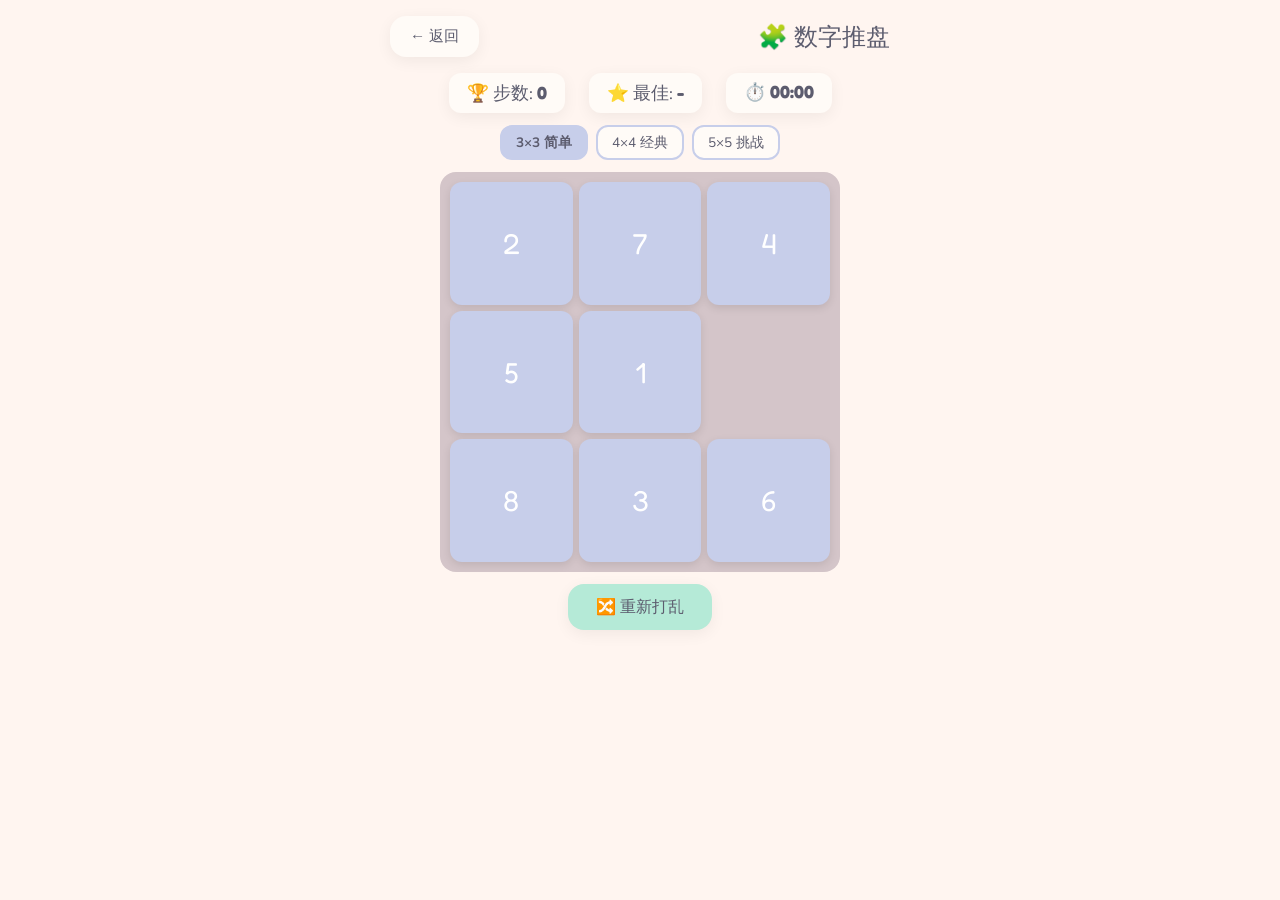
<file: games/klotski.html>
<!DOCTYPE html>
<html lang="zh-CN">
<head>
  <meta charset="UTF-8">
  <meta name="viewport" content="width=device-width, initial-scale=1.0, user-scalable=no">
  <title>🧩 华容道</title>
  <link href="https://fonts.googleapis.com/css2?family=Fredoka+One&family=Nunito:wght@400;600;700;800&display=swap" rel="stylesheet">
  <link rel="stylesheet" href="../css/style.css">
  <style>
    .klotski-board { display: grid; grid-template-columns: repeat(4, 1fr); gap: 6px; width: 100%; max-width: 400px; background: #D4C5C9; border-radius: 16px; padding: 10px; touch-action: manipulation; }
    .klotski-tile { aspect-ratio: 1; background: var(--lavender); border-radius: 12px; display: flex; align-items: center; justify-content: center; font-family: var(--font-display); font-size: 1.8rem; color: #fff; cursor: pointer; transition: transform 0.15s var(--ease-smooth), box-shadow 0.15s; box-shadow: 0 3px 8px rgba(0,0,0,0.1); user-select: none; -webkit-user-select: none; }
    .klotski-tile:hover { transform: scale(1.04); box-shadow: 0 5px 14px rgba(0,0,0,0.15); }
    .klotski-tile:active { transform: scale(0.95); }
    .klotski-tile.empty { background: transparent; box-shadow: none; cursor: default; }
    .klotski-tile.empty:hover { transform: none; }
    .klotski-tile.correct { background: var(--mint); color: var(--text); }
    .diff-selector { display: flex; gap: 8px; margin-bottom: 12px; flex-wrap: wrap; justify-content: center; }
    .diff-btn { font-family: var(--font-body); font-size: 0.85rem; border: 2px solid var(--lavender); background: var(--white); border-radius: 12px; padding: 6px 14px; cursor: pointer; transition: all 0.2s; color: var(--text); }
    .diff-btn.active { background: var(--lavender); border-color: var(--lavender); font-weight: 700; }
    @media (max-width: 420px) { .klotski-board { gap: 4px; max-width: 320px; padding: 8px; } .klotski-tile { font-size: 1.3rem; } }
  </style>
</head>
<body>
<div class="game-page">
  <div class="game-header">
    <button class="back-btn" onclick="window.location.href='../index.html'">← 返回</button>
    <span class="game-title">🧩 数字推盘</span>
  </div>

  <div class="score-bar">
    <span class="score-item">🏆 步数: <strong id="moves">0</strong></span>
    <span class="score-item">⭐ 最佳: <strong id="best">-</strong></span>
    <span class="score-item">⏱️ <strong id="timer">00:00</strong></span>
  </div>

  <div class="diff-selector">
    <button class="diff-btn active" data-size="3">3×3 简单</button>
    <button class="diff-btn" data-size="4">4×4 经典</button>
    <button class="diff-btn" data-size="5">5×5 挑战</button>
  </div>

  <div class="game-board" id="board"></div>

  <button class="btn btn-mint" id="shuffleBtn" style="margin-top:12px;">🔀 重新打乱</button>
</div>

<script src="../js/utils.js"></script>
<script>
(function() {
  const boardEl = document.getElementById('board');
  const movesEl = document.getElementById('moves');
  const bestEl = document.getElementById('best');
  const timerEl = document.getElementById('timer');

  let size = 3, tiles = [], emptyR, emptyC, moves = 0, timerInterval = null, seconds = 0, gameStarted = false;

  function getStorageKey() { return 'klotski_' + size; }

  function init() {
    clearInterval(timerInterval);
    size = parseInt(document.querySelector('.diff-btn.active').dataset.size);
    const total = size * size;
    tiles = Array.from({ length: total - 1 }, (_, i) => i + 1);
    tiles.push(0); // 0 = empty
    emptyR = size - 1; emptyC = size - 1;
    moves = 0; seconds = 0; gameStarted = false;
    movesEl.textContent = '0'; timerEl.textContent = '00:00';
    bestEl.textContent = loadBestScore(getStorageKey()) || '-';
    render();

    // Auto shuffle
    shuffleBoard();
  }

  function shuffleBoard() {
    // Do many random valid moves
    const total = size * size;
    let flat = [...Array.from({ length: total - 1 }, (_, i) => i + 1), 0];
    // Fisher-Yates then ensure solvable
    do {
      for (let i = flat.length - 1; i > 0; i--) { const j = Math.floor(Math.random() * (i + 1)); [flat[i], flat[j]] = [flat[j], flat[i]]; }
    } while (!isSolvable(flat));

    for (let r = 0; r < size; r++)
      for (let c = 0; c < size; c++) {
        const idx = r * size + c;
        if (flat[idx] === 0) { emptyR = r; emptyC = c; }
      }
    // Update tiles as 2D from flat
    const grid = [];
    for (let r = 0; r < size; r++) grid.push(flat.slice(r * size, (r + 1) * size));
    tiles = grid;
    moves = 0; seconds = 0; gameStarted = false;
    clearInterval(timerInterval);
    movesEl.textContent = '0'; timerEl.textContent = '00:00';
    render();
  }

  function isSolvable(flat) {
    const n = flat.length;
    let inversions = 0;
    for (let i = 0; i < n; i++) {
      if (flat[i] === 0) continue;
      for (let j = i + 1; j < n; j++) {
        if (flat[j] !== 0 && flat[i] > flat[j]) inversions++;
      }
    }
    if (size % 2 === 1) return inversions % 2 === 0; // Odd grid: must be even inversions
    // Even grid: need to account for blank row
    const blankRow = Math.floor(flat.indexOf(0) / size);
    return (inversions % 2 === 0) === ((size - 1 - blankRow) % 2 === 0);
  }

  function getFlat() {
    const flat = [];
    for (let r = 0; r < size; r++)
      for (let c = 0; c < size; c++)
        flat.push(r === emptyR && c === emptyC ? 0 : tiles[r][c]);
    return flat;
  }

  function render() {
    boardEl.innerHTML = '';
    boardEl.className = 'klotski-board';
    boardEl.style.gridTemplateColumns = `repeat(${size}, 1fr)`;
    for (let r = 0; r < size; r++)
      for (let c = 0; c < size; c++) {
        const cell = document.createElement('div'); cell.className = 'klotski-tile';
        const v = (r === emptyR && c === emptyC) ? 0 : tiles[r][c];
        if (v === 0) cell.classList.add('empty');
        else {
          cell.textContent = v;
          // Check if in correct position
          const correctVal = r * size + c + 1;
          if (v === correctVal && correctVal < size * size) cell.classList.add('correct');
          cell.addEventListener('click', () => tileClick(r, c));
        }
        boardEl.appendChild(cell);
      }
  }

  function tileClick(r, c) {
    if (r === emptyR && c === emptyC) return;
    const dr = Math.abs(r - emptyR), dc = Math.abs(c - emptyC);
    if (!((dr === 1 && dc === 0) || (dr === 0 && dc === 1))) return; // Not adjacent to empty

    // Swap
    tiles[emptyR][emptyC] = tiles[r][c];
    tiles[r][c] = 0;
    emptyR = r; emptyC = c;
    moves++;
    movesEl.textContent = moves;

    if (!gameStarted) { gameStarted = true; timerInterval = setInterval(() => { seconds++; timerEl.textContent = formatTime(seconds); }, 1000); }

    render();

    if (checkWin()) {
      clearInterval(timerInterval); gameStarted = false;
      const best = loadBestScore(getStorageKey());
      if (!best || moves < best) saveBestScore(getStorageKey(), moves);
      bestEl.textContent = loadBestScore(getStorageKey());
      setTimeout(() => {
        showConfetti(60);
        showModal({
          emoji: '🏆', title: '恭喜完成！',
          message: `步数: ${moves} | 用时: ${formatTime(seconds)}\n${(!best || moves < best) ? '🏅 新纪录！' : ''}`,
          buttons: [{ text: '再来一局', cls: 'btn-primary', onClick: init }, { text: '返回大厅', cls: 'btn-secondary', onClick: () => { window.location.href = '../index.html'; } }]
        });
      }, 300);
    }
  }

  function checkWin() {
    for (let r = 0; r < size; r++)
      for (let c = 0; c < size; c++) {
        if (r === size - 1 && c === size - 1) { if (tiles[r][c] !== 0) return false; }
        else { if (tiles[r][c] !== r * size + c + 1) return false; }
      }
    return true;
  }

  document.querySelectorAll('.diff-btn').forEach(btn => {
    btn.addEventListener('click', () => {
      document.querySelectorAll('.diff-btn').forEach(b => b.classList.remove('active'));
      btn.classList.add('active');
      init();
    });
  });

  document.getElementById('shuffleBtn').addEventListener('click', () => {
    clearInterval(timerInterval); gameStarted = false;
    moves = 0; seconds = 0;
    movesEl.textContent = '0'; timerEl.textContent = '00:00';
    shuffleBoard();
  });

  init();
})();
</script>
</body>
</html>
</file>
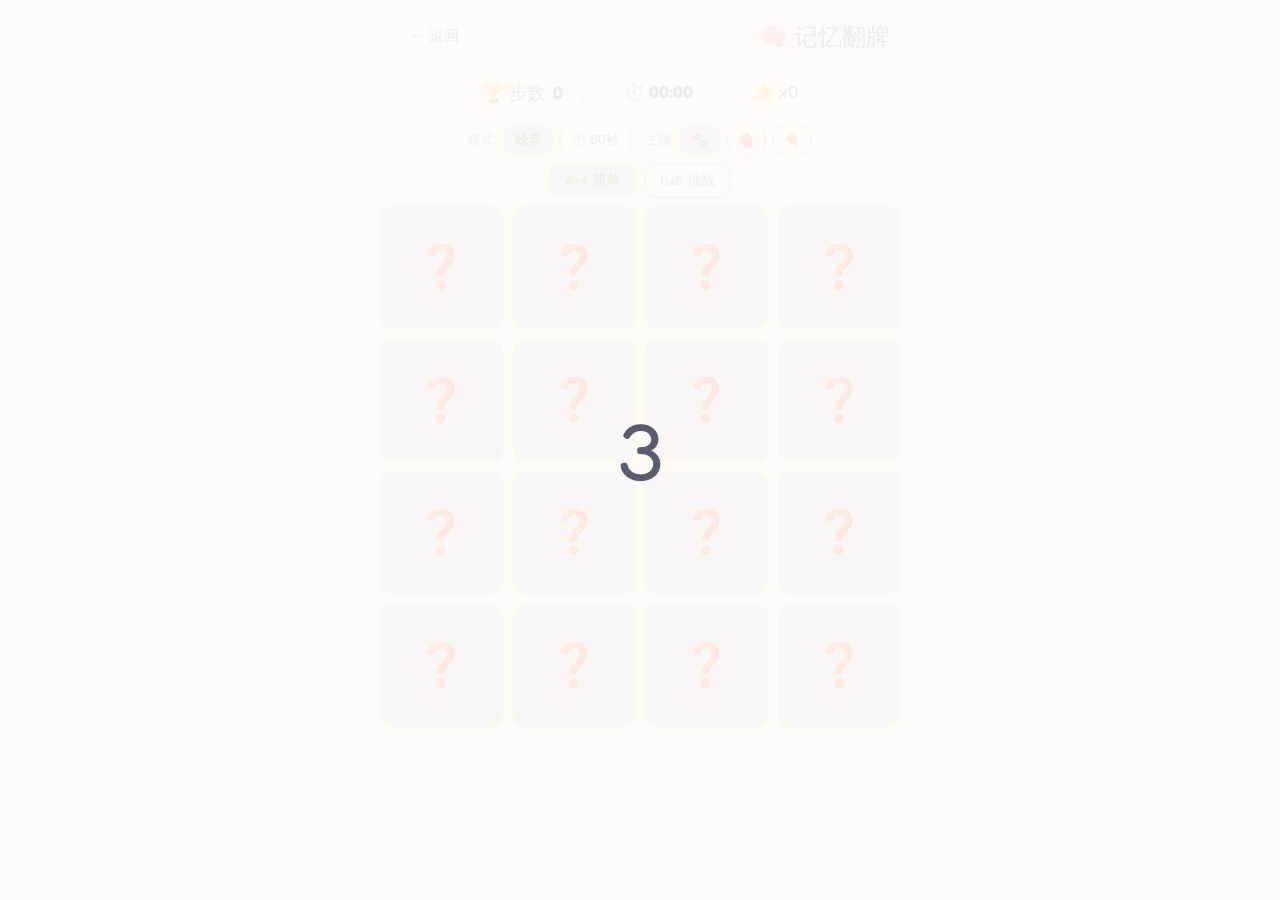
<file: games/memory.html>
<!DOCTYPE html>
<html lang="zh-CN">
<head>
  <meta charset="UTF-8">
  <meta name="viewport" content="width=device-width, initial-scale=1.0, user-scalable=no">
  <title>🧠 记忆翻牌</title>
  <link href="https://fonts.googleapis.com/css2?family=Fredoka+One&family=Nunito:wght@400;600;700;800&display=swap" rel="stylesheet">
  <link rel="stylesheet" href="../css/style.css">
  <style>
    .memory-board { display: grid; gap: 10px; width: 100%; max-width: 520px; perspective: 600px; margin: 0 auto; }
    .memory-card { aspect-ratio: 1; cursor: pointer; position: relative; }
    .memory-card-inner { position: relative; width: 100%; height: 100%; transition: transform 0.45s var(--ease-bounce); transform-style: preserve-3d; }
    .memory-card.flipped .memory-card-inner { transform: rotateY(180deg); }
    .memory-card-front, .memory-card-back { position: absolute; inset: 0; border-radius: var(--radius-game); backface-visibility: hidden; display: flex; align-items: center; justify-content: center; }
    .memory-card-front { background: var(--lavender); font-size: 2.6rem; }
    .memory-card-back { background: var(--warm-yellow); transform: rotateY(180deg); font-size: 3.2rem; }
    .memory-card.matched .memory-card-back { background: var(--mint); }
    .memory-card.matched { pointer-events: none; animation: matchPop 0.4s var(--ease-bounce); }
    @keyframes matchPop { 0% { transform: scale(1); } 50% { transform: scale(1.15); } 100% { transform: scale(1); } }
    .opt-row { display: flex; gap: 6px; flex-wrap: wrap; justify-content: center; align-items: center; margin-bottom: 8px; }
    .opt-btn { font-family: var(--font-body); font-size: 0.8rem; border: 2px solid var(--lavender); background: var(--white); border-radius: 10px; padding: 4px 10px; cursor: pointer; transition: all 0.2s; color: var(--text); }
    .opt-btn.on { background: var(--lavender); border-color: var(--lavender); font-weight: 700; }
    .diff-selector { display: flex; gap: 8px; margin-bottom: 8px; flex-wrap: wrap; justify-content: center; }
    .diff-btn { font-family: var(--font-body); font-size: 0.85rem; border: 2px solid var(--lavender); background: var(--white); border-radius: 12px; padding: 6px 14px; cursor: pointer; transition: all 0.2s; color: var(--text); }
    .diff-btn.active { background: var(--lavender); border-color: var(--lavender); font-weight: 700; }
    .countdown { position: fixed; inset: 0; display: flex; align-items: center; justify-content: center; z-index: 50; background: rgba(255,251,247,0.9); }
    .countdown-num { font-family: var(--font-display); font-size: 5rem; color: var(--text); animation: countPop 0.6s var(--ease-bounce); }
    @keyframes countPop { 0% { transform: scale(2); opacity: 0; } 50% { transform: scale(0.9); opacity: 1; } 100% { transform: scale(1); opacity: 1; } }
    .record-item { font-size: 0.75rem; color: var(--text-light); display: block; }
    .timer-bar { width: 100%; max-width: 520px; height: 8px; background: #E8DDE0; border-radius: 4px; margin: 4px auto 8px; overflow: hidden; }
    .timer-bar-fill { height: 100%; background: var(--mint); border-radius: 4px; transition: width 1s linear, background 0.5s; }
    .timer-bar-fill.warn { background: var(--peach); }
    .timer-bar-fill.danger { background: var(--pink); }
    @media (max-width: 420px) { .memory-board { gap: 6px; max-width: 340px; } .memory-card-front { font-size: 1.8rem; } .memory-card-back { font-size: 2.2rem; } }
  </style>
</head>
<body>
<div class="game-page">
  <div class="game-header">
    <button class="back-btn" onclick="window.location.href='../index.html'">← 返回</button>
    <span class="game-title">🧠 记忆翻牌</span>
  </div>

  <div class="score-bar">
    <span class="score-item">🏆 步数: <strong id="moves">0</strong><span class="record-item" id="bestMovesLabel"></span></span>
    <span class="score-item">⏱️ <strong id="timer">00:00</strong><span class="record-item" id="bestTimeLabel"></span></span>
    <span class="score-item" id="starsDisplay">⭐ x0</span>
  </div>

  <div class="opt-row">
    <span style="font-size:0.8rem;color:var(--text-light);">模式:</span>
    <button class="opt-btn on" id="modeClassic">经典</button>
    <button class="opt-btn" id="modeTimed">⏱️ 60秒</button>
    <span style="font-size:0.8rem;color:var(--text-light);margin-left:8px;">主题:</span>
    <button class="opt-btn on" id="themeAnimals">🐾</button>
    <button class="opt-btn" id="themeFruit">🍓</button>
    <button class="opt-btn" id="themeFood">🍕</button>
  </div>

  <div class="timer-bar" id="timerBar" style="display:none;"><div class="timer-bar-fill" id="timerBarFill"></div></div>

  <div class="diff-selector">
    <button class="diff-btn active" data-grid="4x4">4x4 简单</button>
    <button class="diff-btn" data-grid="6x6">6x6 挑战</button>
  </div>

  <div id="board"></div>
</div>

<script src="../js/utils.js"></script>
<script>
(function() {
  const boardEl = document.getElementById('board');
  const movesEl = document.getElementById('moves'), timerEl = document.getElementById('timer');
  const bestMovesLabel = document.getElementById('bestMovesLabel'), bestTimeLabel = document.getElementById('bestTimeLabel');
  const starsDisplay = document.getElementById('starsDisplay');
  const timerBar = document.getElementById('timerBar'), timerBarFill = document.getElementById('timerBarFill');

  const THEMES = {
    animals: ['🐶','🐱','🐼','🐨','🐸','🦊','🐰','🐻','🐧','🐙','🦄','🐳','🐝','🦋','🐞','🦀','🐢','🦜','🐬','🐠'],
    fruit: ['🍎','🍊','🍋','🍇','🍓','🍒','🍑','🥝','🍌','🍉','🥭','🍍','🍐','🥥','🫐','🍈','🍏','🥑','🌽','🍠'],
    food: ['🍕','🍔','🌮','🍩','🧁','🎂','🍪','🍿','🍫','🍦','🥞','🧇','🍗','🍜','🍣','🥟','🍱','🥨','🍳','🧀']
  };
  let currentTheme = 'animals';

  let cards = [], flipped = [], matched = 0, moves = 0, lockBoard = false;
  let timerInterval = null, seconds = 0, gridCols = 4, gridRows = 4, gameStarted = false;
  let timedMode = false, timeLeft = 60, timedOver = false;

  function getStorageKey() { return `memory_${gridCols}x${gridRows}_${timedMode ? 't' : 'c'}`; }

  function loadRecords() {
    const bestMoves = loadBestScore(getStorageKey() + '_moves');
    const bestTime = loadBestScore(getStorageKey() + '_time');
    return { moves: bestMoves || Infinity, time: bestTime || Infinity };
  }

  function updateLabels() {
    const rec = loadRecords();
    bestMovesLabel.textContent = rec.moves < Infinity ? `最佳: ${rec.moves}步` : '';
    bestTimeLabel.textContent = rec.time < Infinity ? `最佳: ${formatTime(rec.time)}` : '';
  }

  function initGame() {
    clearInterval(timerInterval);
    cards = []; flipped = []; matched = 0; moves = 0; lockBoard = false; seconds = 0; gameStarted = false;
    timedOver = false; timeLeft = 60;
    movesEl.textContent = '0'; timerEl.textContent = timedMode ? '01:00' : '00:00';
    if (timedMode) { timerBar.style.display = 'block'; timerBarFill.style.width = '100%'; timerBarFill.className = 'timer-bar-fill'; }
    else { timerBar.style.display = 'none'; }
    starsDisplay.textContent = timedMode ? '🔥 x0' : '⭐ x0';
    updateLabels();

    const emojis = THEMES[currentTheme];
    const pairsNeeded = (gridCols * gridRows) / 2;
    const picked = shuffle([...emojis]).slice(0, pairsNeeded);
    cards = shuffle([...picked, ...picked].map((emoji, i) => ({ emoji, id: i, matched: false })));

    boardEl.className = 'memory-board';
    boardEl.style.gridTemplateColumns = `repeat(${gridCols}, 1fr)`;
    boardEl.innerHTML = '';
    cards.forEach((c, i) => {
      const card = document.createElement('div'); card.className = 'memory-card'; card.dataset.index = i;
      card.innerHTML = `<div class="memory-card-inner"><div class="memory-card-front">❓</div><div class="memory-card-back">${c.emoji}</div></div>`;
      card.addEventListener('click', () => flipCard(i, card));
      boardEl.appendChild(card);
    });

    // Quick peek
    lockBoard = true;
    document.querySelectorAll('.memory-card').forEach(el => el.classList.add('flipped'));
    setTimeout(() => {
      document.querySelectorAll('.memory-card').forEach(el => el.classList.remove('flipped'));
      lockBoard = false;
      startCountdown();
    }, timedMode ? 800 : 1500);
  }

  function startCountdown() {
    const overlay = document.createElement('div'); overlay.className = 'countdown';
    const num = document.createElement('div'); num.className = 'countdown-num';
    overlay.appendChild(num); document.body.appendChild(overlay);
    let count = 3;
    num.textContent = count;
    const iv = setInterval(() => {
      count--;
      if (count <= 0) { clearInterval(iv); overlay.remove(); gameStarted = true; if (timedMode) startTimedMode(); return; }
      num.textContent = count;
      num.style.animation = 'none'; num.offsetHeight; num.style.animation = 'countPop 0.6s cubic-bezier(0.34, 1.56, 0.64, 1)';
    }, 700);
  }

  function startTimedMode() {
    timeLeft = 60;
    timerInterval = setInterval(() => { timeLeft--; timerEl.textContent = formatTime(timeLeft); timerBarFill.style.width = (timeLeft / 60 * 100) + '%'; if (timeLeft <= 15) timerBarFill.classList.add('warn'); if (timeLeft <= 5) timerBarFill.classList.add('danger'); if (timeLeft <= 0) { clearInterval(timerInterval); timedOver = true; gameStarted = false; timerEl.textContent = '00:00'; timerBarFill.style.width = '0%'; setTimeout(() => { showModal({ emoji: '⏰', title: '时间到！', message: `配对: ${matched}/8\n得分: ${matched * 100}`, buttons: [{ text: '再来一局', cls: 'btn-primary', onClick: initGame }, { text: '返回大厅', cls: 'btn-secondary', onClick: () => { window.location.href = '../index.html'; } }] }); }, 300); } }, 1000);
  }

  function flipCard(index, cardEl) {
    if (lockBoard || !gameStarted || timedOver) return;
    if (cardEl.classList.contains('flipped') || cardEl.classList.contains('matched')) return;
    if (flipped.length >= 2) return;
    if (flipped.length === 1 && flipped[0].index === index) return;
    cardEl.classList.add('flipped'); flipped.push({ index, cardEl });
    if (flipped.length === 2) { moves++; movesEl.textContent = moves; if (!timerInterval && !timedMode) { seconds = 0; timerInterval = setInterval(() => { seconds++; timerEl.textContent = formatTime(seconds); }, 1000); } checkMatch(); }
  }

  function checkMatch() {
    const [a, b] = flipped;
    if (cards[a.index].emoji === cards[b.index].emoji) {
      cards[a.index].matched = cards[b.index].matched = true;
      a.cardEl.classList.add('matched'); b.cardEl.classList.add('matched');
      matched++; flipped = [];
      if (timedMode) { starsDisplay.textContent = '🔥 x' + matched; }
      else { starsDisplay.textContent = '⭐ x' + getStars(); }
      if (matched === (gridCols * gridRows) / 2) win();
    } else {
      lockBoard = true;
      setTimeout(() => { a.cardEl.classList.remove('flipped'); b.cardEl.classList.remove('flipped'); flipped = []; lockBoard = false; }, 600);
    }
  }

  function getStars() {
    if (gridCols === 4) { if (moves <= 10) return 3; if (moves <= 16) return 2; return 1; }
    else { if (moves <= 25) return 3; if (moves <= 40) return 2; return 1; }
  }

  function win() {
    clearInterval(timerInterval); gameStarted = false;
    const key = getStorageKey(); const rec = loadRecords();
    let newRecord = false;
    if (!timedMode) { if (moves < rec.moves) { saveBestScore(key + '_moves', moves); newRecord = true; } if (seconds < rec.time) { saveBestScore(key + '_time', seconds); newRecord = true; } }
    else { saveBestScore(key + '_time', timeLeft); starsDisplay.textContent = '🔥 x' + matched + ' (剩' + timeLeft + 's)'; }
    updateLabels();
    const stars = timedMode ? Math.ceil(matched / (gridCols * gridRows / 6)) || 1 : getStars();
    const starsEmoji = timedMode ? '🔥 x' + matched : ['','⭐','🌟🌟','🌟🌟🌟'][stars];
    setTimeout(() => {
      showConfetti(80);
      showModal({ emoji: '🎉', title: '恭喜过关！', message: `${starsEmoji}\n步数: ${moves} | 用时: ${formatTime(timedMode ? 60 - timeLeft : seconds)}${newRecord ? '\n🏆 新纪录！' : ''}`, buttons: [{ text: '再来一局', cls: 'btn-primary', onClick: initGame }, { text: '返回大厅', cls: 'btn-secondary', onClick: () => { window.location.href = '../index.html'; } }] });
    }, 500);
  }

  // Grid buttons
  document.querySelectorAll('.diff-btn').forEach(btn => { btn.addEventListener('click', () => { document.querySelectorAll('.diff-btn').forEach(b => b.classList.remove('active')); btn.classList.add('active'); const grid = btn.dataset.grid; gridCols = grid === '4x4' ? 4 : 6; gridRows = grid === '4x4' ? 4 : 6; initGame(); }); });

  // Mode buttons
  document.getElementById('modeClassic').addEventListener('click', function() { if (timedMode) { timedMode = false; document.getElementById('modeClassic').classList.add('on'); document.getElementById('modeTimed').classList.remove('on'); initGame(); } });
  document.getElementById('modeTimed').addEventListener('click', function() { if (!timedMode) { timedMode = true; document.getElementById('modeTimed').classList.add('on'); document.getElementById('modeClassic').classList.remove('on'); initGame(); } });

  // Theme buttons
  function setTheme(t) { currentTheme = t; document.querySelectorAll('[id^=theme]').forEach(b => b.classList.remove('on')); document.getElementById('theme' + t.charAt(0).toUpperCase() + t.slice(1)).classList.add('on'); initGame(); }
  document.getElementById('themeAnimals').addEventListener('click', () => setTheme('animals'));
  document.getElementById('themeFruit').addEventListener('click', () => setTheme('fruit'));
  document.getElementById('themeFood').addEventListener('click', () => setTheme('food'));

  initGame();
})();
</script>
</body>
</html>
</file>
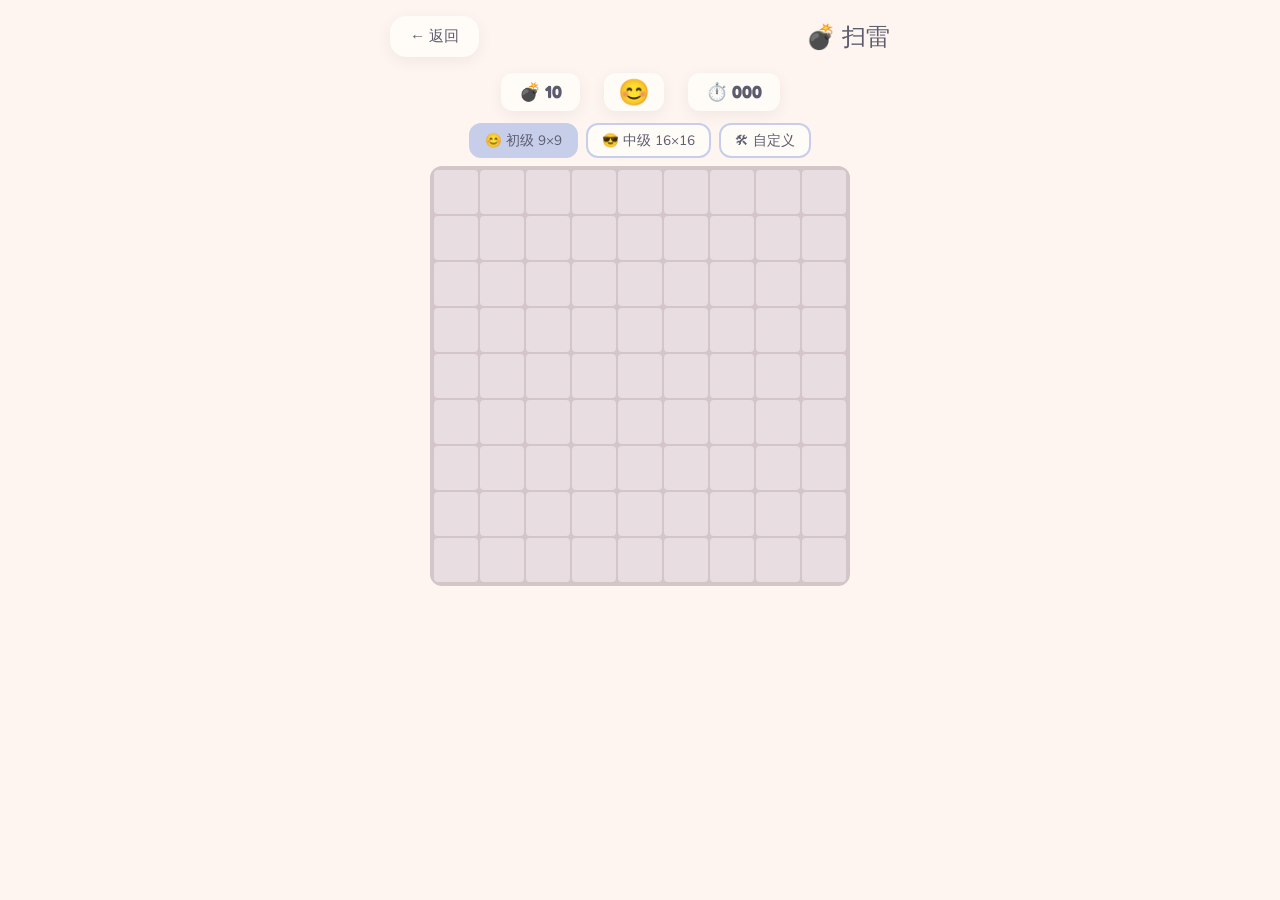
<file: games/minesweeper.html>
<!DOCTYPE html>
<html lang="zh-CN">
<head>
  <meta charset="UTF-8">
  <meta name="viewport" content="width=device-width, initial-scale=1.0, user-scalable=no">
  <title>💣 扫雷</title>
  <link href="https://fonts.googleapis.com/css2?family=Fredoka+One&family=Nunito:wght@400;600;700;800&display=swap" rel="stylesheet">
  <link rel="stylesheet" href="../css/style.css">
  <style>
    .mine-board { display: grid; gap: 2px; background: #D4C5C9; border-radius: 12px; padding: 4px; width: fit-content; margin: 0 auto; touch-action: manipulation; user-select: none; -webkit-user-select: none; }
    .mine-cell { width: 44px; height: 44px; background: #E8DDE0; border-radius: 4px; display: flex; align-items: center; justify-content: center; font-family: var(--font-body); font-weight: 800; font-size: 1.15rem; cursor: pointer; transition: all 0.15s; }
    .mine-cell:hover { background: #D8CDD0; }
    .mine-cell.revealed { background: #FFFBF7; cursor: default; transform: scale(0.95); }
    .mine-cell.mine-exploded { background: #FFB5C2; animation: mineBoom 0.4s ease; }
    .mine-cell.flagged { background: #FFDAC1; animation: flagIn 0.2s var(--ease-bounce); }
    .mine-cell.chordable { cursor: pointer; }
    @keyframes flagIn { 0% { transform: scale(0.5); } 100% { transform: scale(1); } }
    @keyframes mineBoom { 0% { transform: scale(1); background: #FFD700; } 50% { transform: scale(1.2); background: #FF4444; } 100% { transform: scale(1); background: #FFB5C2; } }
    .mine-cell .n1 { color: #4A90D9; } .mine-cell .n2 { color: #5DAE4E; } .mine-cell .n3 { color: #E84646; } .mine-cell .n4 { color: #7B4FBF; } .mine-cell .n5 { color: #C44; } .mine-cell .n6 { color: #3A8; } .mine-cell .n7 { color: #555; } .mine-cell .n8 { color: #999; }
    .reset-btn { font-size: 1.6rem; padding: 4px 14px; background: var(--white); border: none; border-radius: 12px; cursor: pointer; box-shadow: var(--shadow-soft); transition: transform 0.2s var(--ease-bounce); }
    .custom-row { display: flex; gap: 6px; align-items: center; justify-content: center; margin-bottom: 8px; flex-wrap: wrap; }
    .custom-row input { width: 50px; border: 2px solid var(--lavender); border-radius: 8px; padding: 4px 6px; font-family: var(--font-body); text-align: center; font-size: 0.9rem; }
    .custom-row label { font-size: 0.8rem; color: var(--text-light); }
    @media (max-width: 450px) { .mine-cell { width: 36px; height: 36px; font-size: 0.95rem; } }
  </style>
</head>
<body>
<div class="game-page">
  <div class="game-header">
    <button class="back-btn" onclick="window.location.href='../index.html'">← 返回</button>
    <span class="game-title">💣 扫雷</span>
  </div>

  <div class="score-bar">
    <span class="score-item">💣 <strong id="mineCount">10</strong></span>
    <button class="reset-btn" id="resetBtn">😊</button>
    <span class="score-item">⏱️ <strong id="timer">000</strong></span>
  </div>

  <div class="diff-selector" style="display:flex;gap:8px;margin-bottom:8px;flex-wrap:wrap;justify-content:center;">
    <button class="diff-btn active" data-mode="beginner" style="font-family:var(--font-body);font-size:0.85rem;border:2px solid var(--lavender);background:var(--lavender);border-radius:12px;padding:6px 14px;cursor:pointer;color:var(--text);">😊 初级 9×9</button>
    <button class="diff-btn" data-mode="intermediate" style="font-family:var(--font-body);font-size:0.85rem;border:2px solid var(--lavender);background:var(--white);border-radius:12px;padding:6px 14px;cursor:pointer;color:var(--text);">😎 中级 16×16</button>
    <button class="diff-btn" data-mode="custom" style="font-family:var(--font-body);font-size:0.85rem;border:2px solid var(--lavender);background:var(--white);border-radius:12px;padding:6px 14px;cursor:pointer;color:var(--text);">🛠 自定义</button>
  </div>

  <div class="custom-row" id="customRow" style="display:none;">
    <label>行 <input type="number" id="customRows" value="10" min="5" max="20"></label>
    <label>列 <input type="number" id="customCols" value="10" min="5" max="24"></label>
    <label>雷 <input type="number" id="customMines" value="15" min="5" max="99"></label>
    <button class="btn btn-mint" id="applyCustom" style="font-size:0.8rem;padding:4px 10px;">应用</button>
  </div>

  <div><div class="mine-board" id="board"></div></div>
</div>

<script src="../js/utils.js"></script>
<script>
(function() {
  let ROWS = 9, COLS = 9, MINES = 10;
  let board = [], gameOver = false, firstClick = true;
  let revealed = 0, flagged = 0, timerInterval = null, seconds = 0;

  const boardEl = document.getElementById('board');
  const mineCountEl = document.getElementById('mineCount');
  const timerEl = document.getElementById('timer');
  const resetBtn = document.getElementById('resetBtn');

  function init() {
    gameOver = false; firstClick = true; revealed = 0; flagged = 0; seconds = 0;
    clearInterval(timerInterval);
    timerInterval = null;
    timerEl.textContent = '000'; mineCountEl.textContent = MINES; resetBtn.textContent = '😊';
    board = Array.from({ length: ROWS }, (_, r) => Array.from({ length: COLS }, (_, c) => ({ mine: false, revealed: false, flagged: false, adjacentMines: 0, r, c })));
    render();
  }

  function placeMines(safeR, safeC) {
    const safe = new Set();
    for (let dr = -1; dr <= 1; dr++) for (let dc = -1; dc <= 1; dc++) { const nr = safeR + dr, nc = safeC + dc; if (nr >= 0 && nr < ROWS && nc >= 0 && nc < COLS) safe.add(nr * COLS + nc); }
    let placed = 0;
    while (placed < MINES) { const r = randomInt(0, ROWS - 1), c = randomInt(0, COLS - 1); if (safe.has(r * COLS + c) || board[r][c].mine) continue; board[r][c].mine = true; placed++; }
    for (let r = 0; r < ROWS; r++) for (let c = 0; c < COLS; c++) { if (board[r][c].mine) continue; let count = 0; for (let dr = -1; dr <= 1; dr++) for (let dc = -1; dc <= 1; dc++) { const nr = r + dr, nc = c + dc; if (nr >= 0 && nr < ROWS && nc >= 0 && nc < COLS && board[nr][nc].mine) count++; } board[r][c].adjacentMines = count; }
  }

  function render() {
    boardEl.style.gridTemplateColumns = `repeat(${COLS}, 1fr)`;
    boardEl.innerHTML = '';
    for (let r = 0; r < ROWS; r++)
      for (let c = 0; c < COLS; c++) {
        const cell = document.createElement('div'); cell.className = 'mine-cell'; cell.dataset.r = r; cell.dataset.c = c;
        const b = board[r][c];
        if (b.revealed) { cell.classList.add('revealed'); if (b.mine) { cell.classList.add('mine-exploded'); cell.textContent = '💣'; } else if (b.adjacentMines > 0) { cell.innerHTML = `<span class="n${b.adjacentMines}">${b.adjacentMines}</span>`; cell.classList.add('chordable'); cell.addEventListener('dblclick', (e) => { e.preventDefault(); chordClick(r, c); }); cell.addEventListener('click', () => chordAttempt(r, c)); } }
        else if (b.flagged) { cell.classList.add('flagged'); cell.textContent = '🚩'; }
        cell.addEventListener('click', () => cellClick(r, c));
        cell.addEventListener('contextmenu', (e) => { e.preventDefault(); cellRightClick(r, c); });
        let longPressTimer;
        cell.addEventListener('touchstart', () => { longPressTimer = setTimeout(() => cellRightClick(r, c), 500); });
        cell.addEventListener('touchend', () => clearTimeout(longPressTimer));
        cell.addEventListener('touchmove', () => clearTimeout(longPressTimer));
        boardEl.appendChild(cell);
      }
  }

  let chordClickTimeout = null;
  function chordAttempt(r, c) {
    const b = board[r][c];
    if (!b.revealed || b.adjacentMines === 0 || gameOver) { chordClickTimeout = null; return; }
    if (chordClickTimeout) { clearTimeout(chordClickTimeout); chordClickTimeout = null; chordClick(r, c); }
    else { chordClickTimeout = setTimeout(() => { chordClickTimeout = null; }, 400); }
  }

  function chordClick(r, c) {
    const b = board[r][c]; if (!b.revealed || b.adjacentMines === 0 || gameOver) return;
    let flagCount = 0;
    for (let dr = -1; dr <= 1; dr++) for (let dc = -1; dc <= 1; dc++) { const nr = r + dr, nc = c + dc; if (nr >= 0 && nr < ROWS && nc >= 0 && nc < COLS && board[nr][nc].flagged) flagCount++; }
    if (flagCount !== b.adjacentMines) return;
    for (let dr = -1; dr <= 1; dr++) for (let dc = -1; dc <= 1; dc++) { const nr = r + dr, nc = c + dc; if (nr >= 0 && nr < ROWS && nc >= 0 && nc < COLS && !board[nr][nc].flagged && !board[nr][nc].revealed) cellClick(nr, nc); }
  }

  function cellClick(r, c) {
    if (gameOver) return; const b = board[r][c]; if (b.revealed || b.flagged) return;
    if (firstClick) { firstClick = false; placeMines(r, c); startTimer(); }
    reveal(r, c); render();
    if (b.mine) { gameOver = true; clearInterval(timerInterval); resetBtn.textContent = '😵'; for (let rr = 0; rr < ROWS; rr++) for (let cc = 0; cc < COLS; cc++) if (board[rr][cc].mine) board[rr][cc].revealed = true; render();
      setTimeout(() => { showModal({ emoji: '💥', title: '踩到雷了！', message: `用时: ${seconds}秒`, buttons: [{ text: '再来一局', cls: 'btn-primary', onClick: init }, { text: '返回大厅', cls: 'btn-secondary', onClick: () => { window.location.href = '../index.html'; } }] }); }, 500); }
    if (revealed === ROWS * COLS - MINES) { gameOver = true; clearInterval(timerInterval); resetBtn.textContent = '😎'; saveBestScore('minesweeper_' + ROWS + 'x' + COLS, seconds);
      setTimeout(() => { showConfetti(80); showModal({ emoji: '🏆', title: '扫雷成功！', message: `用时: ${seconds}秒\n最佳: ${loadBestScore('minesweeper_' + ROWS + 'x' + COLS)}秒`, buttons: [{ text: '再来一局', cls: 'btn-primary', onClick: init }, { text: '返回大厅', cls: 'btn-secondary', onClick: () => { window.location.href = '../index.html'; } }] }); }, 400); }
  }

  function reveal(r, c) { const b = board[r][c]; if (b.revealed || b.flagged) return; b.revealed = true; revealed++; if (b.adjacentMines === 0 && !b.mine) for (let dr = -1; dr <= 1; dr++) for (let dc = -1; dc <= 1; dc++) { const nr = r + dr, nc = c + dc; if (nr >= 0 && nr < ROWS && nc >= 0 && nc < COLS) reveal(nr, nc); } }

  function cellRightClick(r, c) { if (gameOver || board[r][c].revealed) return; board[r][c].flagged = !board[r][c].flagged; flagged += board[r][c].flagged ? 1 : -1; mineCountEl.textContent = MINES - flagged; render(); }

  function startTimer() { if (timerInterval) return; timerInterval = setInterval(() => { seconds++; if (seconds > 999) seconds = 999; timerEl.textContent = String(seconds).padStart(3, '0'); }, 1000); }

  function switchMode(mode) {
    if (mode === 'beginner') { ROWS = 9; COLS = 9; MINES = 10; document.getElementById('customRow').style.display = 'none'; }
    else if (mode === 'intermediate') { ROWS = 16; COLS = 16; MINES = 40; document.getElementById('customRow').style.display = 'none'; }
    else { document.getElementById('customRow').style.display = 'flex'; return; }
    init();
  }

  document.querySelectorAll('.diff-btn').forEach(btn => { btn.addEventListener('click', () => { document.querySelectorAll('.diff-btn').forEach(b => { b.classList.remove('active'); b.style.background = 'var(--white)'; }); btn.classList.add('active'); btn.style.background = 'var(--lavender)'; switchMode(btn.dataset.mode); }); });

  document.getElementById('applyCustom').addEventListener('click', () => {
    ROWS = Math.max(5, Math.min(20, +document.getElementById('customRows').value || 10));
    COLS = Math.max(5, Math.min(24, +document.getElementById('customCols').value || 10));
    MINES = Math.max(5, Math.min(ROWS * COLS - 9, +document.getElementById('customMines').value || 15));
    document.getElementById('customMines').value = MINES;
    init();
  });

  resetBtn.addEventListener('click', init);
  init();
})();
</script>
</body>
</html>
</file>
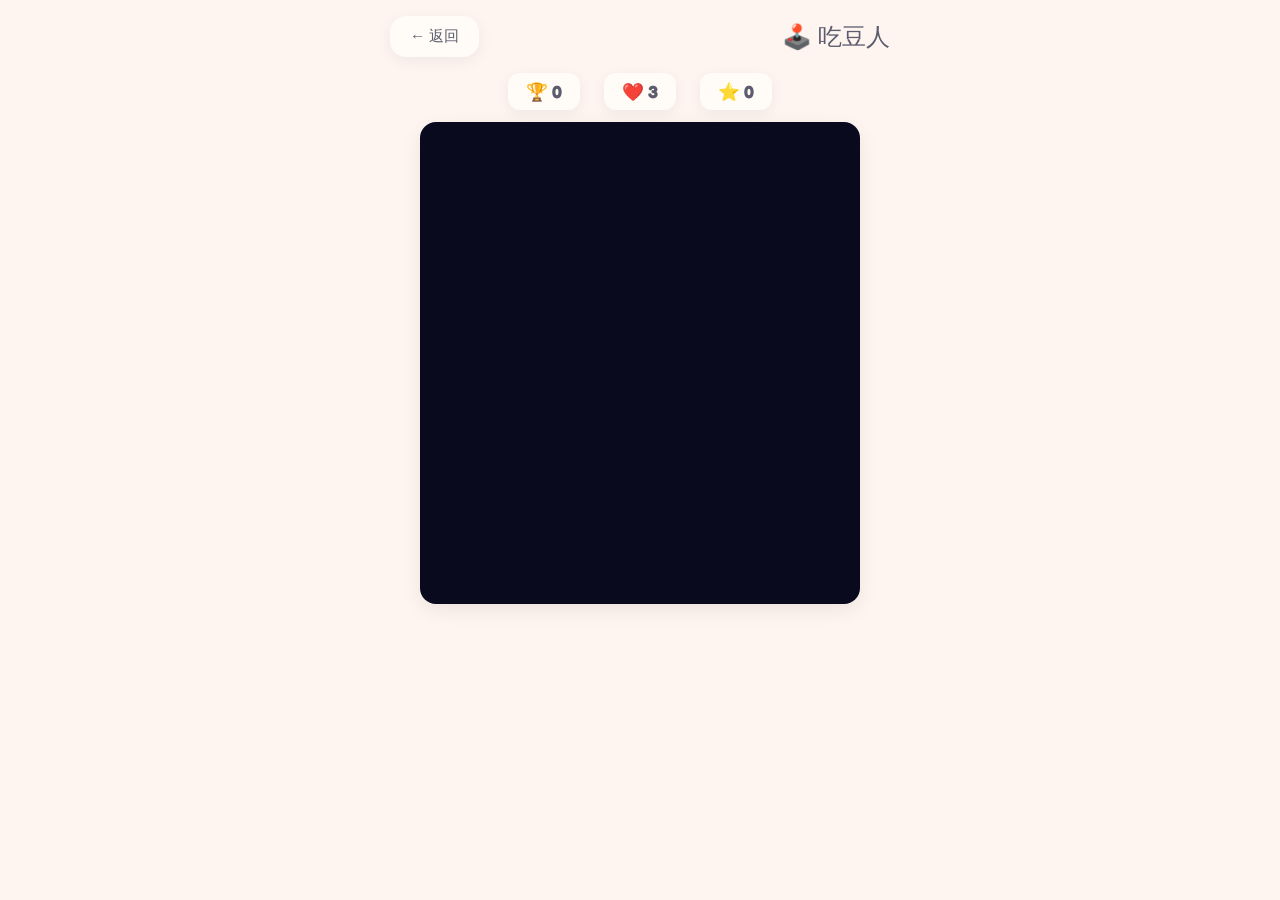
<file: games/pacman.html>
<!DOCTYPE html>
<html lang="zh-CN">
<head>
  <meta charset="UTF-8">
  <meta name="viewport" content="width=device-width, initial-scale=1.0, user-scalable=no">
  <title>🕹️ 吃豆人</title>
  <link href="https://fonts.googleapis.com/css2?family=Fredoka+One&family=Nunito:wght@400;600;700;800&display=swap" rel="stylesheet">
  <link rel="stylesheet" href="../css/style.css">
  <style>
    canvas#pacCanvas { display: block; border-radius: 16px; box-shadow: var(--shadow-card); background: #0a0a1e; touch-action: manipulation; max-width: 100%; margin: 0 auto; width: min(440px, calc(100vw - 40px)); height: auto; aspect-ratio: 21/23; }
  </style>
</head>
<body>
<div class="game-page">
  <div class="game-header">
    <button class="back-btn" onclick="window.location.href='../index.html'">← 返回</button>
    <span class="game-title">🕹️ 吃豆人</span>
  </div>
  <div class="score-bar">
    <span class="score-item">🏆 <strong id="score">0</strong></span>
    <span class="score-item">❤️ <strong id="lives">3</strong></span>
    <span class="score-item">⭐ <strong id="best">0</strong></span>
  </div>
  <canvas id="pacCanvas" width="630" height="690"></canvas>
  <div class="dpad">
    <button class="dpad-btn dpad-up">▲</button>
    <button class="dpad-btn dpad-left">◀</button>
    <button class="dpad-btn dpad-right">▶</button>
    <button class="dpad-btn dpad-down">▼</button>
  </div>
</div>

<script src="../js/utils.js"></script>
<script>
(function() {
  const canvas = document.getElementById('pacCanvas'), ctx = canvas.getContext('2d');
  const scoreEl = document.getElementById('score'), livesEl = document.getElementById('lives'), bestEl = document.getElementById('best');

  const COLS = 21, ROWS = 23;
  const CW = 30, CH = 30; // cell size in pixels
  const W = COLS * CW, H = ROWS * CH;

  // 0=empty, 1=wall, 2=dot, 3=power
  const MAZE = [
    [1,1,1,1,1,1,1,1,1,1,1,1,1,1,1,1,1,1,1,1,1],
    [1,2,2,2,2,2,2,2,2,2,1,2,2,2,2,2,2,2,2,2,1],
    [1,2,1,1,1,2,1,1,1,2,1,2,1,1,1,2,1,1,1,2,1],
    [1,3,2,2,2,2,2,2,2,2,2,2,2,2,2,2,2,2,2,3,1],
    [1,2,1,1,1,2,1,2,1,1,1,1,1,2,1,2,1,1,1,2,1],
    [1,2,2,2,2,2,1,2,2,2,1,2,2,2,1,2,2,2,2,2,1],
    [1,1,1,1,1,2,1,1,1,0,1,0,1,1,1,2,1,1,1,1,1],
    [0,0,0,0,1,2,1,0,0,0,0,0,0,0,1,2,1,0,0,0,0],
    [1,1,1,1,1,2,1,0,1,1,0,1,1,0,1,2,1,1,1,1,1],
    [0,0,0,0,0,2,0,0,1,0,0,0,1,0,0,2,0,0,0,0,0],
    [1,1,1,1,1,2,1,0,1,1,1,1,1,0,1,2,1,1,1,1,1],
    [0,0,0,0,1,2,1,0,0,0,0,0,0,0,1,2,1,0,0,0,0],
    [1,1,1,1,1,2,1,0,1,1,1,1,1,0,1,2,1,1,1,1,1],
    [1,2,2,2,2,2,2,2,2,2,1,2,2,2,2,2,2,2,2,2,1],
    [1,2,1,1,1,2,1,1,1,2,1,2,1,1,1,2,1,1,1,2,1],
    [1,3,2,2,1,2,2,2,2,2,0,2,2,2,2,2,1,2,2,3,1],
    [1,1,1,2,1,2,1,2,1,1,1,1,1,2,1,2,1,2,1,1,1],
    [1,2,2,2,2,2,1,2,2,2,1,2,2,2,1,2,2,2,2,2,1],
    [1,2,1,1,1,1,1,1,1,2,1,2,1,1,1,1,1,1,1,2,1],
    [1,2,2,2,2,2,2,2,2,2,2,2,2,2,2,2,2,2,2,2,1],
    [1,1,1,1,1,1,1,1,1,1,1,1,1,1,1,1,1,1,1,1,1],
  ];

  canvas.width = W; canvas.height = H;

  let maze, dotsRemaining;
  let pacman, ghosts, score, lives, gameRunning, animFrameId;
  let direction, nextDirection;
  let frightenedEnd = 0;
  const MOVES = { right: [1,0], left: [-1,0], up: [0,-1], down: [0,1] };
  const REVERSE = { right:'left', left:'right', up:'down', down:'up' };

  function init() {
    maze = MAZE.map(row => [...row]);
    dotsRemaining = 0;
    for (let r = 0; r < ROWS; r++) for (let c = 0; c < COLS; c++) if (maze[r][c] === 2 || maze[r][c] === 3) dotsRemaining++;

    pacman = { x: 10 * CW + CW/2, y: 15 * CH + CH/2, mouthOpen: true, mouthAngle: 0.3 };
    ghosts = [
      { x: 9 * CW + CW/2, y: 10 * CH + CH/2, color: '#FF6B6B', dir: 'up' },
      { x: 10 * CW + CW/2, y: 10 * CH + CH/2, color: '#FFB5C2', dir: 'up' },
      { x: 11 * CW + CW/2, y: 10 * CH + CH/2, color: '#B5D8EB', dir: 'up' },
    ];
    score = 0; lives = 3; gameRunning = true;
    direction = 'right'; nextDirection = 'right';
    frightenedEnd = 0;
    if (animFrameId) cancelAnimationFrame(animFrameId);
    scoreEl.textContent = '0'; livesEl.textContent = '3'; bestEl.textContent = loadBestScore('pacman');
    animFrameId = requestAnimationFrame(gameLoop);
  }

  function isWall(px, py) {
    const col = Math.floor(px / CW), row = Math.floor(py / CH);
    if (col < 0 || col >= COLS || row < 0 || row >= ROWS) return true;
    return maze[row][col] === 1;
  }

  // Check if a pixel position is fully inside a non-wall cell
  function canMoveTo(px, py, r) {
    r = r || CW * 0.4;
    return !isWall(px - r, py - r) && !isWall(px + r, py - r) && !isWall(px - r, py + r) && !isWall(px + r, py + r);
  }

  function movePacman() {
    const spd = 2.5;

    // Try to turn to nextDirection if close to grid-aligned
    if (nextDirection !== direction) {
      const [dx, dy] = MOVES[nextDirection];
      // Check if we can move in nextDirection from current position
      const nx = pacman.x + dx * spd, ny = pacman.y + dy * spd;
      if (canMoveTo(nx, ny)) direction = nextDirection;
    }

    // Move forward
    const [dx, dy] = MOVES[direction];
    const nx = pacman.x + dx * spd, ny = pacman.y + dy * spd;
    if (canMoveTo(nx, ny)) { pacman.x = nx; pacman.y = ny; }
    else {
      // Slide along wall
      if (dx !== 0 && canMoveTo(pacman.x + dx * spd, pacman.y)) { pacman.x += dx * spd; }
      else if (dy !== 0 && canMoveTo(pacman.x, pacman.y + dy * spd)) { pacman.y += dy * spd; }
    }

    // Tunnel wrap
    if (pacman.x < -15) pacman.x = W + 15;
    if (pacman.x > W + 15) pacman.x = -15;

    // Eat dots
    const col = Math.round((pacman.x - CW/2) / CW), row = Math.round((pacman.y - CH/2) / CH);
    if (row >= 0 && row < ROWS && col >= 0 && col < COLS) {
      if (maze[row][col] === 2) { maze[row][col] = 0; dotsRemaining--; score += 10; scoreEl.textContent = score; }
      if (maze[row][col] === 3) { maze[row][col] = 0; dotsRemaining--; score += 50; scoreEl.textContent = score; frightenedEnd = performance.now() + 6000; }
    }

    // Mouth
    pacman.mouthAngle += pacman.mouthOpen ? 0.08 : -0.08;
    if (pacman.mouthAngle > 0.8) pacman.mouthOpen = false;
    if (pacman.mouthAngle < 0.05) pacman.mouthOpen = true;
  }

  function moveGhost(g) {
    const now = performance.now();
    const frightened = now < frightenedEnd;
    const spd = frightened ? 1.2 : 2;

    const dirs = ['right','left','up','down'];
    let avail = dirs.filter(d => {
      const [dx, dy] = MOVES[d];
      return canMoveTo(g.x + dx * spd, g.y + dy * spd);
    });
    // Avoid reverse
    const revFree = avail.filter(d => d !== REVERSE[g.dir]);
    if (revFree.length > 0) avail = revFree;

    if (avail.length === 0) return;

    if (frightened) g.dir = pickRandom(avail);
    else {
      let best = avail[0], bestD = Infinity;
      avail.forEach(d => {
        const [dx, dy] = MOVES[d];
        const dist = Math.hypot(g.x + dx * spd - pacman.x, g.y + dy * spd - pacman.y);
        if (dist < bestD) { bestD = dist; best = d; }
      });
      g.dir = best;
    }

    const [dx, dy] = MOVES[g.dir];
    if (canMoveTo(g.x + dx * spd, g.y + dy * spd)) { g.x += dx * spd; g.y += dy * spd; }
  }

  function checkCollisions() {
    const now = performance.now();
    for (const g of ghosts) {
      const dist = Math.hypot(pacman.x - g.x, pacman.y - g.y);
      if (dist < CW * 0.7) {
        if (now < frightenedEnd) {
          score += 200; scoreEl.textContent = score;
          g.x = 10 * CW + CW/2; g.y = 10 * CH + CH/2;
        } else {
          lives--; livesEl.textContent = lives;
          if (lives <= 0) { endGame(); return; }
          pacman.x = 10 * CW + CW/2; pacman.y = 15 * CH + CH/2;
          direction = 'right'; nextDirection = 'right';
          ghosts.forEach(gh => { gh.x = 10 * CW + CW/2; gh.y = 10 * CH + CH/2; });
          frightenedEnd = 0;
        }
      }
    }
  }

  function gameLoop() {
    if (!gameRunning) return;
    movePacman();
    ghosts.forEach(moveGhost);
    checkCollisions();
    draw();

    if (dotsRemaining === 0) {
      saveBestScore('pacman', score); bestEl.textContent = loadBestScore('pacman');
      gameRunning = false; cancelAnimationFrame(animFrameId);
      setTimeout(() => { showConfetti(60); showModal({ emoji: '🏆', title: '你赢了！', message: `得分: ${score}`, buttons: [{ text: '再来一局', cls: 'btn-primary', onClick: init }, { text: '返回大厅', cls: 'btn-secondary', onClick: () => { window.location.href = '../index.html'; } }] }); }, 300);
      return;
    }
    animFrameId = requestAnimationFrame(gameLoop);
  }

  function draw() {
    const now = performance.now();
    ctx.clearRect(0, 0, W, H);
    ctx.fillStyle = '#0f0f2e'; ctx.fillRect(0, 0, W, H);

    for (let r = 0; r < ROWS; r++)
      for (let c = 0; c < COLS; c++) {
        const x = c * CW, y = r * CH;
        if (maze[r][c] === 1) {
          ctx.fillStyle = '#1e1e50'; ctx.fillRect(x + 1, y + 1, CW - 2, CH - 2);
          ctx.fillStyle = '#3333aa'; ctx.fillRect(x + 1, y + 1, CW - 2, 3);
          ctx.fillRect(x + 1, y + 1, 3, CH - 2);
        } else if (maze[r][c] === 2) {
          ctx.fillStyle = '#FFDAC1';
          ctx.beginPath(); ctx.arc(x + CW/2, y + CH/2, 3, 0, Math.PI * 2); ctx.fill();
        } else if (maze[r][c] === 3) {
          ctx.fillStyle = '#FFF1B0';
          ctx.beginPath(); ctx.arc(x + CW/2, y + CH/2, 7, 0, Math.PI * 2); ctx.fill();
          if (Math.floor(now / 300) % 2) {
            ctx.fillStyle = '#0f0f2e';
            ctx.beginPath(); ctx.arc(x + CW/2, y + CH/2, 4, 0, Math.PI * 2); ctx.fill();
          }
        }
      }

    const frightened = now < frightenedEnd;

    // Ghosts
    ghosts.forEach(g => {
      ctx.fillStyle = frightened ? '#6B8EFF' : g.color;
      // Body
      ctx.beginPath(); ctx.arc(g.x, g.y, CW * 0.4, Math.PI, 0); ctx.lineTo(g.x + CW * 0.4, g.y + CH * 0.32);
      ctx.arc(g.x, g.y + CH * 0.1, CW * 0.4, 0, Math.PI, true); ctx.closePath(); ctx.fill();
      // Eyes
      ctx.fillStyle = '#fff';
      ctx.beginPath(); ctx.arc(g.x - 5, g.y - 4, 4, 0, Math.PI * 2); ctx.fill();
      ctx.beginPath(); ctx.arc(g.x + 5, g.y - 4, 4, 0, Math.PI * 2); ctx.fill();
      ctx.fillStyle = '#0f0f2e';
      ctx.beginPath(); ctx.arc(g.x - 4, g.y - 5, 2, 0, Math.PI * 2); ctx.fill();
      ctx.beginPath(); ctx.arc(g.x + 6, g.y - 5, 2, 0, Math.PI * 2); ctx.fill();
    });

    // Pacman
    ctx.fillStyle = '#FFE066';
    const ma = pacman.mouthAngle * Math.PI;
    let sa = ma, ea = 2 * Math.PI - ma;
    if (direction === 'left') { sa += Math.PI; ea += Math.PI; }
    else if (direction === 'up') { sa += Math.PI * 1.5; ea += Math.PI * 1.5; }
    else if (direction === 'down') { sa += Math.PI * 0.5; ea += Math.PI * 0.5; }
    ctx.beginPath(); ctx.moveTo(pacman.x, pacman.y);
    ctx.arc(pacman.x, pacman.y, CW * 0.4, sa, ea); ctx.closePath(); ctx.fill();
  }

  function endGame() {
    gameRunning = false; cancelAnimationFrame(animFrameId);
    saveBestScore('pacman', score); bestEl.textContent = loadBestScore('pacman');
    setTimeout(() => { showModal({ emoji: '👻', title: '游戏结束', message: `得分: ${score}\n最佳: ${loadBestScore('pacman')}`, buttons: [{ text: '再来一局', cls: 'btn-primary', onClick: init }, { text: '返回大厅', cls: 'btn-secondary', onClick: () => { window.location.href = '../index.html'; } }] }); }, 300);
  }

  document.addEventListener('keydown', (e) => {
    if (!gameRunning) return;
    const map = { ArrowUp: 'up', ArrowDown: 'down', ArrowLeft: 'left', ArrowRight: 'right', w: 'up', s: 'down', a: 'left', d: 'right' };
    if (map[e.key]) { nextDirection = map[e.key]; e.preventDefault(); }
  });

  detectSwipe(canvas, (dir) => { if (gameRunning) nextDirection = dir; });
  setupDpad({ up: () => { if (gameRunning) nextDirection = 'up'; }, down: () => { if (gameRunning) nextDirection = 'down'; }, left: () => { if (gameRunning) nextDirection = 'left'; }, right: () => { if (gameRunning) nextDirection = 'right'; } });

  init();
})();
</script>
</body>
</html>
</file>
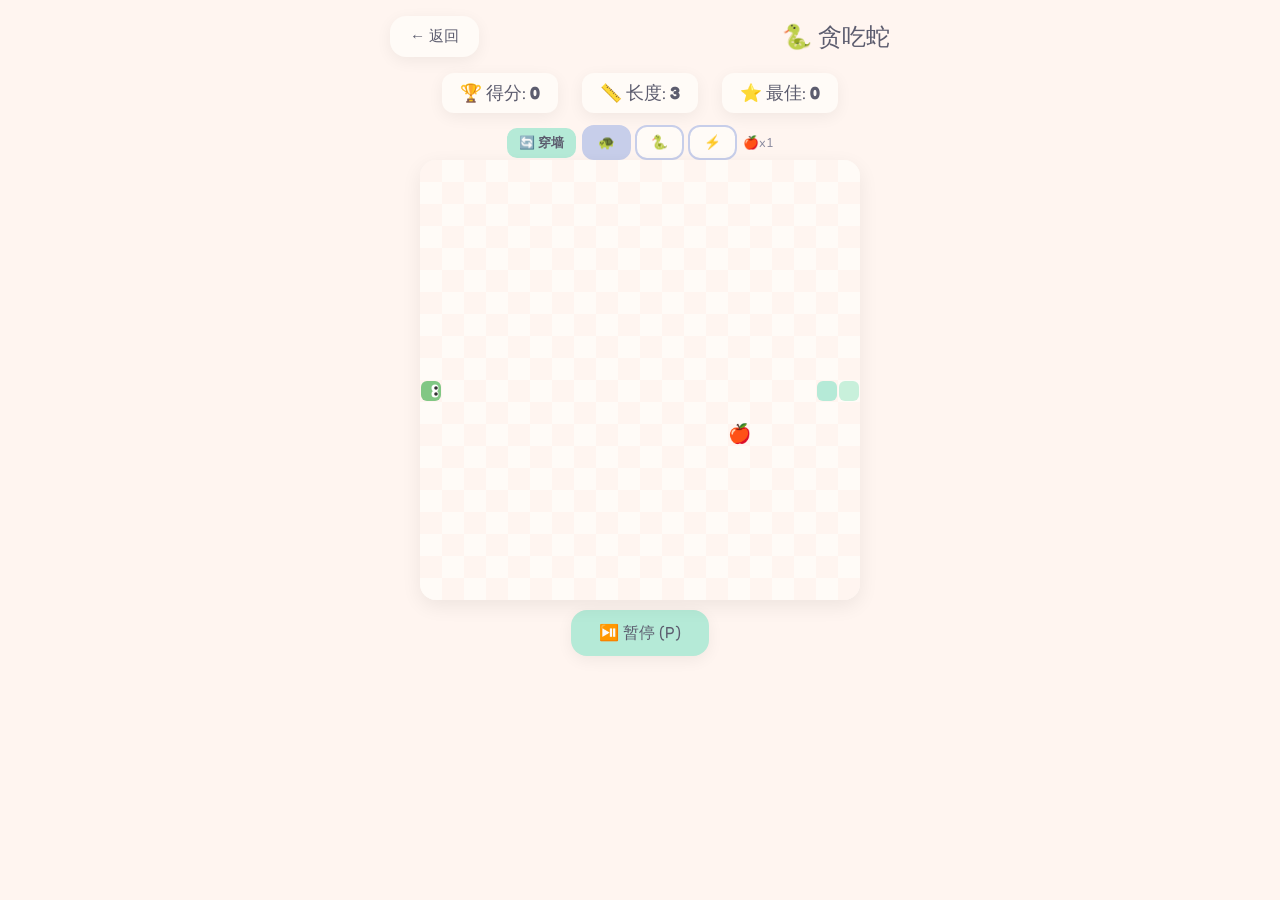
<file: games/snake.html>
<!DOCTYPE html>
<html lang="zh-CN">
<head>
  <meta charset="UTF-8">
  <meta name="viewport" content="width=device-width, initial-scale=1.0, user-scalable=no">
  <title>🐍 贪吃蛇</title>
  <link href="https://fonts.googleapis.com/css2?family=Fredoka+One&family=Nunito:wght@400;600;700;800&display=swap" rel="stylesheet">
  <link rel="stylesheet" href="../css/style.css">
  <style>
    .snake-wrapper { display: flex; flex-direction: column; align-items: center; gap: 10px; }
    canvas#snakeCanvas { display: block; border-radius: 16px; box-shadow: var(--shadow-card); background: var(--white); touch-action: manipulation; max-width: 100%; }
    .opt-row { display: flex; gap: 6px; flex-wrap: wrap; justify-content: center; align-items: center; }
    .opt-btn { font-family: var(--font-body); font-size: 0.8rem; border: 2px solid #ccc; background: var(--white); border-radius: 10px; padding: 4px 10px; cursor: pointer; transition: all 0.2s; color: var(--text); }
    .opt-btn.on { background: var(--mint); border-color: var(--mint); font-weight: 700; }
    .diff-btn { font-family: var(--font-body); font-size: 0.85rem; border: 2px solid var(--lavender); background: var(--white); border-radius: 12px; padding: 6px 14px; cursor: pointer; transition: all 0.2s; color: var(--text); }
    .diff-btn.active { background: var(--lavender); border-color: var(--lavender); font-weight: 700; }
    .pause-overlay { position: absolute; display: none; top: 0; left: 0; width: 100%; height: 100%; background: rgba(255,251,247,0.85); border-radius: 16px; justify-content: center; align-items: center; font-family: var(--font-display); font-size: 2rem; color: var(--text); z-index: 10; }
    .pause-overlay.show { display: flex; }
  </style>
</head>
<body>
<div class="game-page">
  <div class="game-header">
    <button class="back-btn" onclick="window.location.href='../index.html'">← 返回</button>
    <span class="game-title">🐍 贪吃蛇</span>
  </div>

  <div class="score-bar">
    <span class="score-item">🏆 得分: <strong id="score">0</strong></span>
    <span class="score-item">📏 长度: <strong id="length">3</strong></span>
    <span class="score-item">⭐ 最佳: <strong id="best">0</strong></span>
  </div>

  <div class="opt-row">
    <button class="opt-btn on" id="wrapBtn">🔄 穿墙</button>
    <span class="opt-row" style="gap:4px;">
      <button class="diff-btn active" data-speed="slow">🐢</button>
      <button class="diff-btn" data-speed="medium">🐍</button>
      <button class="diff-btn" data-speed="fast">⚡</button>
    </span>
    <span style="font-size:0.8rem;color:var(--text-light);" id="foodLabel"></span>
  </div>

  <div class="snake-wrapper">
    <div style="position:relative;display:inline-block;">
      <canvas id="snakeCanvas"></canvas>
      <div class="pause-overlay" id="pauseOverlay">⏸️ 已暂停</div>
    </div>
    <button class="btn btn-mint" id="pauseBtn">⏯️ 暂停 (P)</button>
    <div class="dpad">
      <button class="dpad-btn dpad-up">▲</button>
      <button class="dpad-btn dpad-left">◀</button>
      <button class="dpad-btn dpad-right">▶</button>
      <button class="dpad-btn dpad-down">▼</button>
    </div>
  </div>
</div>

<script src="../js/utils.js"></script>
<script>
(function() {
  const canvas = document.getElementById('snakeCanvas');
  const ctx = canvas.getContext('2d');
  const scoreEl = document.getElementById('score');
  const bestEl = document.getElementById('best');
  const lengthEl = document.getElementById('length');
  const foodLabel = document.getElementById('foodLabel');
  const pauseOverlay = document.getElementById('pauseOverlay');
  const pauseBtn = document.getElementById('pauseBtn');
  const wrapBtn = document.getElementById('wrapBtn');

  const COLS = 20, ROWS = 20;

  let snake, foods, obstacles, direction, nextDirection, score, gameOver, gameLoop, speed, baseSpeed, paused;
  let particles = [], wallWrap = true;
  const SPEEDS = { slow: 150, medium: 110, fast: 75 };
  let difficulty = 'slow';

  function resize() {
    const size = Math.min(440, window.innerWidth - 32);
    canvas.style.width = size + 'px'; canvas.style.height = size + 'px';
    const dpr = window.devicePixelRatio || 1;
    canvas.width = size * dpr; canvas.height = size * dpr;
    ctx.setTransform(dpr, 0, 0, dpr, 0, 0);
  }

  function init() {
    clearInterval(gameLoop);
    resize();
    snake = [{ x: 10, y: 10 }, { x: 9, y: 10 }, { x: 8, y: 10 }];
    direction = 'right'; nextDirection = 'right';
    score = 0; paused = false; gameOver = false;
    baseSpeed = SPEEDS[difficulty]; speed = baseSpeed;
    particles = []; foods = []; obstacles = [];
    scoreEl.textContent = '0'; lengthEl.textContent = snake.length;
    bestEl.textContent = loadBestScore('snake');
    foodLabel.textContent = '';
    pauseOverlay.classList.remove('show');
    pauseBtn.textContent = '⏯️ 暂停 (P)';
    spawnFood('normal');
    draw();
    gameLoop = setInterval(tick, speed);
  }

  function getEmptyCells() {
    const occupied = new Set(snake.map(s => s.x + ',' + s.y));
    foods.forEach(f => occupied.add(f.x + ',' + f.y));
    obstacles.forEach(o => occupied.add(o.x + ',' + o.y));
    const empty = [];
    for (let x = 0; x < COLS; x++) for (let y = 0; y < ROWS; y++) if (!occupied.has(x + ',' + y)) empty.push({ x, y });
    return empty;
  }

  function spawnFood(type) {
    const empty = getEmptyCells();
    if (empty.length === 0) return;
    const pos = pickRandom(empty);
    foods.push({ ...pos, type, spawnTime: Date.now() });
    updateFoodLabel();
  }

  function updateFoodLabel() {
    const parts = [];
    const counts = {};
    foods.forEach(f => { counts[f.type] = (counts[f.type] || 0) + 1; });
    if (counts.normal) parts.push('🍎x' + counts.normal);
    if (counts.golden) parts.push('⭐x' + counts.golden);
    if (counts.poison) parts.push('☠️x' + counts.poison);
    foodLabel.textContent = parts.join(' ');
  }

  function spawnObstacle() {
    const empty = getEmptyCells();
    if (empty.length === 0) return;
    const pos = pickRandom(empty);
    obstacles.push(pos);
  }

  function togglePause() {
    if (gameOver) return;
    paused = !paused;
    if (paused) { clearInterval(gameLoop); pauseOverlay.classList.add('show'); pauseBtn.textContent = '▶️ 继续 (P)'; }
    else { pauseOverlay.classList.remove('show'); pauseBtn.textContent = '⏯️ 暂停 (P)'; gameLoop = setInterval(tick, speed); }
  }

  function wrapCoord(val, max) { return ((val % max) + max) % max; }

  function tick() {
    if (gameOver || paused) return;
    direction = nextDirection;
    const head = { ...snake[0] };
    if (direction === 'right') head.x++;
    if (direction === 'left') head.x--;
    if (direction === 'up') head.y--;
    if (direction === 'down') head.y++;

    // Wall or wrap
    if (wallWrap) {
      head.x = wrapCoord(head.x, COLS);
      head.y = wrapCoord(head.y, ROWS);
    } else {
      if (head.x < 0 || head.x >= COLS || head.y < 0 || head.y >= ROWS) { endGame(); return; }
    }

    // Self collision
    if (snake.some(s => s.x === head.x && s.y === head.y)) { endGame(); return; }

    // Obstacle collision
    if (obstacles.some(o => o.x === head.x && o.y === head.y)) { endGame(); return; }

    snake.unshift(head);

    // Check food
    const foodIdx = foods.findIndex(f => f.x === head.x && f.y === head.y);
    if (foodIdx !== -1) {
      const eaten = foods[foodIdx];
      foods.splice(foodIdx, 1);

      if (eaten.type === 'poison') {
        // Shrink snake
        score = Math.max(0, score - 2);
        const shrink = Math.min(3, snake.length - 1);
        snake.splice(snake.length - shrink, shrink);
        spawnParticles(head.x, head.y, 'poison');
      } else {
        const points = eaten.type === 'golden' ? 3 : 1;
        score += points;
        spawnParticles(head.x, head.y, eaten.type);
        // Growing obstacles
        if (score > 0 && score % 8 === 0 && obstacles.length < 8) spawnObstacle();
      }

      scoreEl.textContent = score;
      lengthEl.textContent = snake.length;
      // Keep 1-2 normal foods, periodically add golden/poison
      spawnFood('normal');
      if (score > 3 && Math.random() < 0.1) spawnFood('golden');
      if (score > 5 && Math.random() < 0.08) spawnFood('poison');
      // Remove stale golden/poison after 5s
      foods = foods.filter(f => f.type === 'normal' || Date.now() - f.spawnTime < 5000);
      updateFoodLabel();
      // Speed up
      speed = Math.max(50, baseSpeed - Math.floor(score / 5) * 8);
      clearInterval(gameLoop);
      gameLoop = setInterval(tick, speed);
    } else {
      snake.pop();
      // Clean up stale special foods
      const before = foods.length;
      foods = foods.filter(f => f.type === 'normal' || Date.now() - f.spawnTime < 5000);
      if (foods.length !== before) updateFoodLabel();
    }
    draw();
  }

  function spawnParticles(gx, gy, type) {
    const cfg = { normal: { count: 6, color: 'rgba(255,181,194,A)', size: 4.5 }, golden: { count: 14, color: 'rgba(255,215,0,A)', size: 4.5 }, poison: { count: 10, color: 'rgba(160,32,240,A)', size: 5 } };
    const c = cfg[type] || cfg.normal;
    for (let i = 0; i < c.count; i++) {
      particles.push({ x: gx, y: gy, vx: (Math.random() - 0.5) * 4, vy: (Math.random() - 0.5) * 4, life: 18, color: c.color, size: c.size });
    }
  }

  function draw() {
    const cs = canvas.width / (window.devicePixelRatio || 1) / COLS;
    ctx.clearRect(0, 0, canvas.width, canvas.height);
    // Background
    ctx.fillStyle = '#FFFBF7'; ctx.fillRect(0, 0, cs * COLS, cs * ROWS);
    for (let x = 0; x < COLS; x++) for (let y = 0; y < ROWS; y++) {
      if ((x + y) % 2 === 0) { ctx.fillStyle = '#FFF5F0'; ctx.fillRect(x * cs, y * cs, cs, cs); }
    }

    // Obstacles
    obstacles.forEach(o => {
      ctx.fillStyle = '#C4B5C4'; ctx.beginPath(); ctx.roundRect(o.x * cs + 2, o.y * cs + 2, cs - 4, cs - 4, 4); ctx.fill();
      ctx.fillStyle = '#A090A0'; ctx.font = `${cs * 0.6}px sans-serif`; ctx.textAlign = 'center'; ctx.textBaseline = 'middle';
      ctx.fillText('🧱', o.x * cs + cs / 2, o.y * cs + cs / 2);
    });

    // Foods
    const emojiMap = { normal: '🍎', golden: '⭐', poison: '☠️' };
    foods.forEach(f => {
      if (f.type === 'golden') { ctx.fillStyle = 'rgba(255,215,0,0.15)'; ctx.beginPath(); ctx.arc(f.x * cs + cs / 2, f.y * cs + cs / 2, cs * 0.5, 0, Math.PI * 2); ctx.fill(); }
      ctx.font = `${cs * 0.85}px sans-serif`; ctx.textAlign = 'center'; ctx.textBaseline = 'middle';
      ctx.fillText(emojiMap[f.type], f.x * cs + cs / 2, f.y * cs + cs / 2);
    });

    // Snake
    snake.forEach((s, i) => {
      const x = s.x * cs, y = s.y * cs;
      ctx.fillStyle = i === 0 ? '#81C784' : (i % 2 === 0 ? '#B5EAD7' : '#C8F0DB');
      ctx.beginPath(); ctx.roundRect(x + 1, y + 1, cs - 2, cs - 2, 6); ctx.fill();
      if (i === 0) {
        ctx.fillStyle = '#fff'; ctx.beginPath();
        let ex = x + cs / 2, ey = y + cs / 2;
        if (direction === 'right') { ctx.arc(ex + 4, ey - 3, 3.5, 0, Math.PI * 2); ctx.arc(ex + 4, ey + 3, 3.5, 0, Math.PI * 2); }
        else if (direction === 'left') { ctx.arc(ex - 4, ey - 3, 3.5, 0, Math.PI * 2); ctx.arc(ex - 4, ey + 3, 3.5, 0, Math.PI * 2); }
        else if (direction === 'up') { ctx.arc(ex - 3, ey - 4, 3.5, 0, Math.PI * 2); ctx.arc(ex + 3, ey - 4, 3.5, 0, Math.PI * 2); }
        else { ctx.arc(ex - 3, ey + 4, 3.5, 0, Math.PI * 2); ctx.arc(ex + 3, ey + 4, 3.5, 0, Math.PI * 2); }
        ctx.fill(); ctx.fillStyle = '#333'; ctx.beginPath();
        if (direction === 'right') { ctx.arc(ex + 5, ey - 3, 1.8, 0, Math.PI * 2); ctx.arc(ex + 5, ey + 3, 1.8, 0, Math.PI * 2); }
        else if (direction === 'left') { ctx.arc(ex - 5, ey - 3, 1.8, 0, Math.PI * 2); ctx.arc(ex - 5, ey + 3, 1.8, 0, Math.PI * 2); }
        else if (direction === 'up') { ctx.arc(ex - 3, ey - 5, 1.8, 0, Math.PI * 2); ctx.arc(ex + 3, ey - 5, 1.8, 0, Math.PI * 2); }
        else { ctx.arc(ex - 3, ey + 5, 1.8, 0, Math.PI * 2); ctx.arc(ex + 3, ey + 5, 1.8, 0, Math.PI * 2); }
        ctx.fill();
      }
    });

    // Particles
    particles = particles.filter(p => p.life > 0);
    particles.forEach(p => {
      ctx.fillStyle = p.color.replace('A', String(p.life / 18));
      ctx.beginPath(); ctx.arc(p.x * cs + cs / 2, p.y * cs + cs / 2, p.size, 0, Math.PI * 2); ctx.fill();
      p.x += p.vx * 0.1; p.y += p.vy * 0.1; p.life--;
    });
    if (!gameOver && particles.length > 0) requestAnimationFrame(draw);
  }

  function endGame() {
    gameOver = true; clearInterval(gameLoop);
    saveBestScore('snake', score);
    bestEl.textContent = loadBestScore('snake');
    foodLabel.textContent = '';
    draw();
    setTimeout(() => {
      showModal({ emoji: '🐍', title: '游戏结束', message: `得分: ${score} | 长度: ${snake.length}\n最佳: ${loadBestScore('snake')}`, buttons: [{ text: '再来一局', cls: 'btn-primary', onClick: init }, { text: '返回大厅', cls: 'btn-secondary', onClick: () => { window.location.href = '../index.html'; } }] });
    }, 200);
  }

  // Wall wrap toggle
  wrapBtn.addEventListener('click', () => { wallWrap = !wallWrap; wrapBtn.classList.toggle('on', wallWrap); wrapBtn.textContent = wallWrap ? '🔄 穿墙' : '🧱 实墙'; });

  document.querySelectorAll('.diff-btn').forEach(btn => { btn.addEventListener('click', () => { document.querySelectorAll('.diff-btn').forEach(b => b.classList.remove('active')); btn.classList.add('active'); difficulty = btn.dataset.speed; init(); }); });

  pauseBtn.addEventListener('click', togglePause);

  const OPPOSITES = { up: 'down', down: 'up', left: 'right', right: 'left' };
  document.addEventListener('keydown', (e) => {
    if (e.key === 'p' || e.key === 'P') { togglePause(); e.preventDefault(); return; }
    if (paused || gameOver) return;
    const map = { ArrowUp: 'up', ArrowDown: 'down', ArrowLeft: 'left', ArrowRight: 'right', w: 'up', s: 'down', a: 'left', d: 'right' };
    const dir = map[e.key];
    if (dir && OPPOSITES[dir] !== direction) { nextDirection = dir; e.preventDefault(); }
  });

  detectSwipe(canvas, (dir) => { if (paused || gameOver) return; if (OPPOSITES[dir] !== direction) nextDirection = dir; });

  setupDpad({ up: () => { if (!paused && !gameOver && OPPOSITES.up !== direction) nextDirection = 'up'; }, down: () => { if (!paused && !gameOver && OPPOSITES.down !== direction) nextDirection = 'down'; }, left: () => { if (!paused && !gameOver && OPPOSITES.left !== direction) nextDirection = 'left'; }, right: () => { if (!paused && !gameOver && OPPOSITES.right !== direction) nextDirection = 'right'; } });

  window.addEventListener('resize', resize);
  init();
})();
</script>
</body>
</html>
</file>
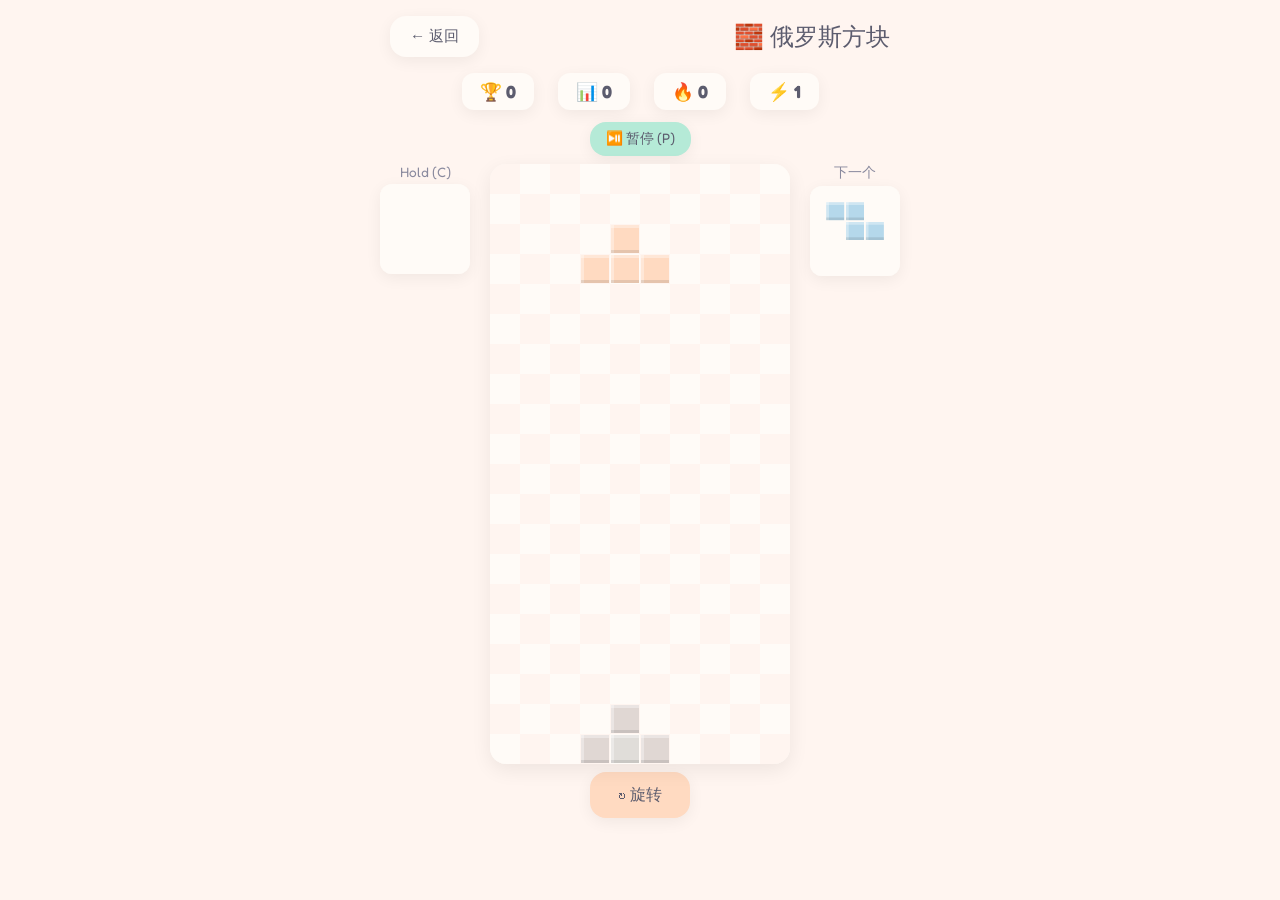
<file: games/tetris.html>
<!DOCTYPE html>
<html lang="zh-CN">
<head>
  <meta charset="UTF-8">
  <meta name="viewport" content="width=device-width, initial-scale=1.0, user-scalable=no">
  <title>🧱 俄罗斯方块</title>
  <link href="https://fonts.googleapis.com/css2?family=Fredoka+One&family=Nunito:wght@400;600;700;800&display=swap" rel="stylesheet">
  <link rel="stylesheet" href="../css/style.css">
  <style>
    .tetris-layout { display: flex; gap: 20px; align-items: flex-start; justify-content: center; flex-wrap: wrap; }
    canvas#tetrisCanvas { display: block; border-radius: 16px; box-shadow: var(--shadow-card); background: var(--white); touch-action: manipulation; }
    canvas#holdCanvas, canvas#nextCanvas { display: block; border-radius: 12px; background: var(--white); box-shadow: var(--shadow-soft); }
    .tetris-side { text-align: center; }
    .tetris-side p { font-family: var(--font-display); color: var(--text-light); margin-bottom: 4px; font-size: 0.85rem; }
    .pause-overlay { position: absolute; display: none; top: 0; left: 0; width: 100%; height: 100%; background: rgba(255,251,247,0.85); border-radius: 16px; justify-content: center; align-items: center; font-family: var(--font-display); font-size: 2rem; color: var(--text); z-index: 10; }
    .pause-overlay.show { display: flex; }
    @media (max-width: 500px) { .tetris-layout { gap: 10px; } canvas#tetrisCanvas { max-width: 270px; } canvas#holdCanvas, canvas#nextCanvas { width: 70px; height: 70px; } }
  </style>
</head>
<body>
<div class="game-page">
  <div class="game-header">
    <button class="back-btn" onclick="window.location.href='../index.html'">← 返回</button>
    <span class="game-title">🧱 俄罗斯方块</span>
  </div>
  <div class="score-bar">
    <span class="score-item">🏆 <strong id="score">0</strong></span>
    <span class="score-item">📊 <strong id="lines">0</strong></span>
    <span class="score-item">🔥 <strong id="comboCount">0</strong></span>
    <span class="score-item">⚡ <strong id="level">1</strong></span>
  </div>
  <div style="display:flex;gap:8px;margin-bottom:8px;">
    <button class="btn btn-mint" id="pauseBtn" style="font-size:0.85rem;padding:8px 16px;">⏯️ 暂停 (P)</button>
  </div>
  <div class="tetris-layout">
    <div class="tetris-side"><p>Hold (C)</p><canvas id="holdCanvas"></canvas></div>
    <div style="position:relative;display:inline-block;">
      <canvas id="tetrisCanvas"></canvas>
      <div class="pause-overlay" id="pauseOverlay">⏸️ 已暂停</div>
    </div>
    <div class="tetris-side"><p>下一个</p><canvas id="nextCanvas"></canvas></div>
  </div>
  <div class="dpad">
    <button class="dpad-btn dpad-up">▲</button>
    <button class="dpad-btn dpad-left">◀</button>
    <button class="dpad-btn dpad-right">▶</button>
    <button class="dpad-btn dpad-down">▼</button>
  </div>
  <button class="btn btn-peach" id="rotateBtn" style="margin-top:8px;">↻ 旋转</button>
</div>

<script src="../js/utils.js"></script>
<script>
(function() {
  const canvas = document.getElementById('tetrisCanvas'), ctx = canvas.getContext('2d');
  const nextCanvas = document.getElementById('nextCanvas'), nextCtx = nextCanvas.getContext('2d');
  const holdCanvas = document.getElementById('holdCanvas'), holdCtx = holdCanvas.getContext('2d');
  const scoreEl = document.getElementById('score'), linesEl = document.getElementById('lines'), levelEl = document.getElementById('level');
  const comboEl = document.getElementById('comboCount');
  const pauseOverlay = document.getElementById('pauseOverlay'), pauseBtn = document.getElementById('pauseBtn');

  const COLS = 10, ROWS = 20, CELL = 30;
  const COLORS = ['', '#FFB5C2', '#B5EAD7', '#C7CEEA', '#FFDAC1', '#E2F0CB', '#B5D8EB', '#FFF1B0'];

  const TETROMINOES = {
    I: { shape: [[0,0,0,0],[1,1,1,1],[0,0,0,0],[0,0,0,0]], color: 2 },
    O: { shape: [[1,1],[1,1]], color: 3 },
    T: { shape: [[0,1,0],[1,1,1],[0,0,0]], color: 4 },
    S: { shape: [[0,1,1],[1,1,0],[0,0,0]], color: 5 },
    Z: { shape: [[1,1,0],[0,1,1],[0,0,0]], color: 6 },
    J: { shape: [[1,0,0],[1,1,1],[0,0,0]], color: 7 },
    L: { shape: [[0,0,1],[1,1,1],[0,0,0]], color: 1 },
  };
  const PIECES = ['I','O','T','S','Z','J','L'];

  let grid, currentPiece, nextPiece, holdPiece, canHold;
  let score, lines, level, gameOver, paused;
  let animFrameId = null, lastDrop = 0, dropInterval = 800;
  let lineClearRows = [], comboCounter = 0, lastMoveWasRotate = false;
  let particles = [];

  function resize() {
    const size = Math.min(COLS * CELL, window.innerWidth - 200, 360);
    const ratio = size / (COLS * CELL);
    canvas.style.width = size + 'px'; canvas.style.height = (ROWS * CELL * ratio) + 'px';
    canvas.width = COLS * CELL; canvas.height = ROWS * CELL;
    [holdCanvas, nextCanvas].forEach(c => { c.style.width = '90px'; c.style.height = '90px'; c.width = 100; c.height = 100; });
  }

  function createPiece(type) {
    const t = TETROMINOES[type];
    return { type, shape: t.shape.map(r => [...r]), color: t.color, x: Math.floor((COLS - t.shape[0].length) / 2), y: 0, lastRotation: false };
  }

  function randomPiece() { return createPiece(pickRandom(PIECES)); }

  function init() {
    grid = Array.from({ length: ROWS }, () => Array(COLS).fill(0));
    score = 0; lines = 0; level = 1; gameOver = false; paused = false;
    holdPiece = null; canHold = true; lineClearRows = []; comboCounter = 0; particles = [];
    dropInterval = 800; lastDrop = 0;
    scoreEl.textContent = '0'; linesEl.textContent = '0'; levelEl.textContent = '1'; comboEl.textContent = '0';
    pauseOverlay.classList.remove('show'); pauseBtn.textContent = '⏯️ 暂停 (P)';
    if (animFrameId) cancelAnimationFrame(animFrameId);
    currentPiece = randomPiece(); nextPiece = randomPiece();
    resize(); drawAll();
    animFrameId = requestAnimationFrame(gameLoop);
  }

  function collides(piece, px, py) {
    for (let r = 0; r < piece.shape.length; r++)
      for (let c = 0; c < piece.shape[r].length; c++) {
        if (!piece.shape[r][c]) continue;
        const nx = px + c, ny = py + r;
        if (nx < 0 || nx >= COLS || ny >= ROWS) return true;
        if (ny < 0) continue;
        if (grid[ny][nx]) return true;
      }
    return false;
  }

  // T-spin: T piece + last move was rotate + 3 of 4 corners occupied
  function isTSpin() {
    if (currentPiece.type !== 'T') return false;
    if (!lastMoveWasRotate) return false;
    const cx = currentPiece.x + 1, cy = currentPiece.y + 1;
    const corners = [[cx - 1, cy - 1], [cx + 1, cy - 1], [cx - 1, cy + 1], [cx + 1, cy + 1]];
    let filled = 0;
    for (const [x, y] of corners) {
      if (x < 0 || x >= COLS || y < 0 || y >= ROWS) { filled++; continue; }
      if (y >= 0 && grid[y][x]) filled++;
    }
    return filled >= 3;
  }

  function lockPiece() {
    const { shape, color, x, y, type } = currentPiece;
    for (let r = 0; r < shape.length; r++)
      for (let c = 0; c < shape[r].length; c++) {
        if (!shape[r][c]) continue;
        const gy = y + r, gx = x + c;
        if (gy < 0) { endGame(); return; }
        grid[gy][gx] = color;
      }

    const tspin = isTSpin();
    let cleared = 0; lineClearRows = [];
    for (let r = ROWS - 1; r >= 0; r--) {
      if (grid[r].every(cell => cell !== 0)) { lineClearRows.push(r); grid.splice(r, 1); grid.unshift(Array(COLS).fill(0)); cleared++; r++; }
    }

    if (cleared > 0) {
      lines += cleared; comboCounter++;
      if (comboCounter > 1) comboEl.textContent = comboCounter;
      // Scoring with T-spin bonus
      const points = [0, 100, 300, 500, 800];
      let lineScore = points[cleared] * level;
      if (tspin) { lineScore += 400 * level; }
      score += lineScore;
      level = Math.floor(lines / 10) + 1; dropInterval = Math.max(50, 750 - (level - 1) * 65);
      linesEl.textContent = lines; levelEl.textContent = level; scoreEl.textContent = score;
      saveBestScore('tetris', score);
      // Flash
      drawAll(); const flashStart = performance.now();
      function flashAnim(ts) {
        const elapsed = ts - flashStart;
        if (elapsed > 300) { lineClearRows = []; drawAll(); return; }
        const cycle = Math.sin(elapsed / 40) > 0 ? 'rgba(255,255,255,0.8)' : 'rgba(255,255,255,0)';
        drawAll(null, cycle);
        if (!gameOver) requestAnimationFrame(flashAnim);
      }
      requestAnimationFrame(flashAnim);
      if (cleared >= 4) { setTimeout(() => showConfetti(20), 200); }
      if (tspin) {
        const popup = document.createElement('div');
        popup.textContent = '💫 T-SPIN!';
        popup.style.cssText = 'position:fixed;top:30%;left:50%;transform:translate(-50%,-50%);font-family:var(--font-display);font-size:2rem;color:#C7CEEA;z-index:60;pointer-events:none;animation:comboUp 1s ease-out forwards;';
        document.body.appendChild(popup); setTimeout(() => popup.remove(), 1100);
      }
    } else {
      comboCounter = 0; comboEl.textContent = '0';
    }

    lastMoveWasRotate = false;
    spawnPiece();
  }

  function spawnPiece() {
    currentPiece = nextPiece; nextPiece = randomPiece(); canHold = true;
    if (collides(currentPiece, currentPiece.x, currentPiece.y)) endGame();
  }

  function getGhostY() {
    let gy = currentPiece.y;
    while (!collides(currentPiece, currentPiece.x, gy + 1)) gy++;
    return gy;
  }

  function movePiece(dx, dy) {
    if (!collides(currentPiece, currentPiece.x + dx, currentPiece.y + dy)) { currentPiece.x += dx; currentPiece.y += dy; if (dy !== 0) lastMoveWasRotate = false; return true; }
    return false;
  }

  function rotatePiece() {
    const s = currentPiece.shape; const N = s.length;
    const rotated = Array.from({ length: N }, (_, r) => Array.from({ length: N }, (_, c) => s[N - 1 - c][r]));
    const kicks = [[0,0], [-1,0], [1,0], [0,-1], [-2,0], [2,0], [-1,-1], [1,-1]];
    for (const [dx, dy] of kicks) {
      if (!collides({ shape: rotated }, currentPiece.x + dx, currentPiece.y + dy)) {
        currentPiece.shape = rotated; currentPiece.x += dx; currentPiece.y += dy; lastMoveWasRotate = true; return;
      }
    }
  }

  function holdCurrent() {
    if (!canHold) return;
    canHold = false; lastMoveWasRotate = false;
    const prev = holdPiece; holdPiece = { type: currentPiece.type, shape: TETROMINOES[currentPiece.type].shape.map(r => [...r]), color: currentPiece.color };
    if (prev) { currentPiece = createPiece(prev.type); currentPiece.x = Math.floor((COLS - currentPiece.shape[0].length) / 2); currentPiece.y = 0; }
    else spawnPiece();
  }

  function hardDrop() {
    let dropDist = 0;
    while (movePiece(0, 1)) dropDist++;
    // Spawn particles
    const gx = currentPiece.x, gy = getGhostY() - 1;
    for (let i = 0; i < 12; i++) {
      particles.push({ x: gx + currentPiece.shape[0].length / 2, y: gy + currentPiece.shape.length / 2, vx: (Math.random() - 0.5) * 3, vy: (Math.random() - 0.5) * 3 - 1, life: 12, color: COLORS[currentPiece.color] });
    }
    lockPiece(); lastDrop = performance.now();
  }

  function togglePause() { if (gameOver) return; paused = !paused; if (paused) { pauseOverlay.classList.add('show'); pauseBtn.textContent = '▶️ 继续 (P)'; lastDrop = performance.now(); } else { pauseOverlay.classList.remove('show'); pauseBtn.textContent = '⏯️ 暂停 (P)'; } animFrameId = requestAnimationFrame(gameLoop); }

  function gameLoop(timestamp) {
    if (gameOver) return;
    if (paused) { requestAnimationFrame(gameLoop); return; }
    if (timestamp - lastDrop >= dropInterval) { lastDrop = timestamp; movePiece(0, 1); }
    drawAll();
    animFrameId = requestAnimationFrame(gameLoop);
  }

  function drawAll(flashColor = null, lineFlash = null) {
    const cs = CELL;
    ctx.clearRect(0, 0, canvas.width, canvas.height);
    ctx.fillStyle = '#FFFBF7'; ctx.fillRect(0, 0, COLS * cs, ROWS * cs);
    for (let r = 0; r < ROWS; r++)
      for (let c = 0; c < COLS; c++) {
        if ((r + c) % 2 === 0 && !grid[r][c]) { ctx.fillStyle = '#FFF5F0'; ctx.fillRect(c * cs, r * cs, cs, cs); }
        if (grid[r][c]) { drawCell(ctx, c, r, COLORS[grid[r][c]], cs, lineClearRows.includes(r) ? (lineFlash || 'rgba(255,255,255,0.7)') : null); }
      }
    const ghostY = getGhostY();
    if (ghostY !== currentPiece.y) drawPiece(ctx, currentPiece.shape, currentPiece.x, ghostY, 'rgba(0,0,0,0.12)', cs);

    drawPiece(ctx, currentPiece.shape, currentPiece.x, currentPiece.y, COLORS[currentPiece.color], cs);

    // Particles
    particles = particles.filter(p => p.life > 0);
    particles.forEach(p => {
      ctx.fillStyle = p.color + '80';
      ctx.beginPath(); ctx.arc(p.x * cs, p.y * cs, 4, 0, Math.PI * 2); ctx.fill();
      p.x += p.vx * 0.1; p.y += p.vy * 0.1; p.vy += 0.02; p.life--;
    });

    function drawMini(ctx2d, piece, w, h, ncell) {
      ctx2d.clearRect(0, 0, w, h); ctx2d.fillStyle = '#FFFBF7'; ctx2d.fillRect(0, 0, w, h);
      if (!piece) return;
      const s = piece.shape; const ox = (w - s[0].length * ncell) / 2, oy = (h - s.length * ncell) / 2;
      for (let r = 0; r < s.length; r++) for (let c = 0; c < s[r].length; c++) { if (s[r][c]) drawCell(ctx2d, c, r, COLORS[piece.color], ncell, null, ox, oy); }
    }
    drawMini(holdCtx, holdPiece, holdCanvas.width, holdCanvas.height, 22);
    drawMini(nextCtx, nextPiece, nextCanvas.width, nextCanvas.height, 22);
  }

  function drawCell(context, cx, cy, color, cs, flash, ox = 0, oy = 0) {
    const x = ox + cx * cs, y = oy + cy * cs;
    if (flash) { context.fillStyle = flash; context.fillRect(x, y, cs, cs); return; }
    context.fillStyle = color; context.fillRect(x + 1, y + 1, cs - 2, cs - 2);
    context.fillStyle = 'rgba(255,255,255,0.35)'; context.fillRect(x + 1, y + 1, cs - 2, 3); context.fillRect(x + 1, y + 1, 3, cs - 2);
    context.fillStyle = 'rgba(0,0,0,0.1)'; context.fillRect(x + 1, y + cs - 4, cs - 2, 3);
  }

  function drawPiece(context, shape, px, py, color, cs) {
    for (let r = 0; r < shape.length; r++) for (let c = 0; c < shape[r].length; c++) { if (shape[r][c]) drawCell(context, px + c, py + r, color, cs); }
  }

  function endGame() { gameOver = true; if (animFrameId) cancelAnimationFrame(animFrameId); saveBestScore('tetris', score); setTimeout(() => { showModal({ emoji: '🧱', title: '游戏结束', message: `得分: ${score} | 消行: ${lines}\n最佳: ${loadBestScore('tetris')}`, buttons: [{ text: '再来一局', cls: 'btn-primary', onClick: init }, { text: '返回大厅', cls: 'btn-secondary', onClick: () => { window.location.href = '../index.html'; } }] }); }, 300); }

  document.addEventListener('keydown', (e) => {
    if (e.key === 'p' || e.key === 'P') { togglePause(); e.preventDefault(); return; }
    if (gameOver || paused) return;
    switch (e.key) {
      case 'ArrowLeft': case 'a': movePiece(-1, 0); break;
      case 'ArrowRight': case 'd': movePiece(1, 0); break;
      case 'ArrowDown': case 's': movePiece(0, 1); lastDrop = performance.now(); break;
      case 'ArrowUp': case 'w': rotatePiece(); break;
      case ' ': hardDrop(); break;
      case 'c': case 'C': holdCurrent(); break;
      default: return;
    }
    e.preventDefault();
  });

  detectSwipe(canvas, (dir) => { if (gameOver || paused) return; if (dir === 'left') movePiece(-1, 0); if (dir === 'right') movePiece(1, 0); if (dir === 'up') rotatePiece(); if (dir === 'down') { movePiece(0, 1); lastDrop = performance.now(); } });

  setupDpad({ up: () => { if (!gameOver && !paused) rotatePiece(); }, down: () => { if (!gameOver && !paused) { movePiece(0, 1); lastDrop = performance.now(); } }, left: () => { if (!gameOver && !paused) movePiece(-1, 0); }, right: () => { if (!gameOver && !paused) movePiece(1, 0); } });

  document.getElementById('rotateBtn').addEventListener('click', () => { if (!gameOver && !paused) rotatePiece(); });
  pauseBtn.addEventListener('click', togglePause);
  window.addEventListener('resize', resize);
  init();
})();
</script>
</body>
</html>
</file>
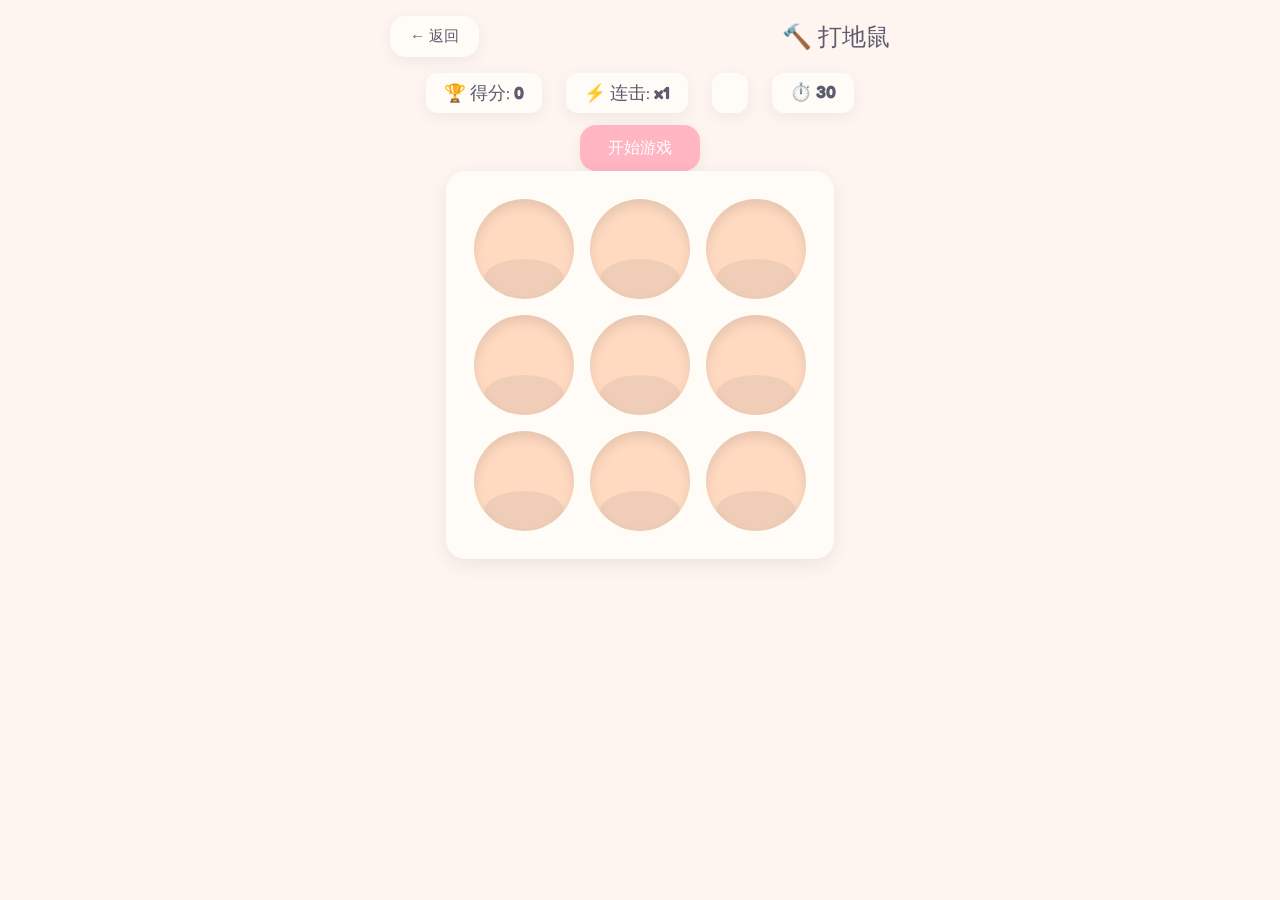
<file: games/whackamole.html>
<!DOCTYPE html>
<html lang="zh-CN">
<head>
  <meta charset="UTF-8">
  <meta name="viewport" content="width=device-width, initial-scale=1.0, user-scalable=no">
  <title>🔨 打地鼠</title>
  <link href="https://fonts.googleapis.com/css2?family=Fredoka+One&family=Nunito:wght@400;600;700;800&display=swap" rel="stylesheet">
  <link rel="stylesheet" href="../css/style.css">
  <style>
    .mole-board { display: grid; grid-template-columns: repeat(3, 1fr); gap: 16px; width: 100%; max-width: 420px; padding: 16px; }
    .mole-hole { position: relative; aspect-ratio: 1; min-height: 100px; background: var(--peach); border-radius: 50%; overflow: hidden; cursor: pointer; box-shadow: inset 0 6px 12px rgba(0,0,0,0.1); -webkit-tap-highlight-color: transparent; transition: background 0.2s; }
    .mole-hole.golden { background: #FFF1B0; }
    .mole-hole.bomb { background: #FFB5C2; }
    .mole-hole.slowmo { background: #B5D8EB; }
    .mole-hole.double { background: #E2F0CB; }
    .mole-hole::after { content: ''; position: absolute; bottom: 0; left: 10%; right: 10%; height: 40%; background: rgba(0,0,0,0.06); border-radius: 50%; }
    .mole { position: absolute; left: 50%; bottom: 0; transform: translate(-50%, 100%); font-size: 3.6rem; line-height: 1; transition: transform 0.12s ease-out; pointer-events: none; }
    .mole.up { transform: translate(-50%, 10%); }
    .mole.whacked { transform: translate(-50%, 10%) scale(0.3); transition: transform 0.1s ease; }
    .combo-popup { position: fixed; pointer-events: none; font-family: var(--font-display); font-size: 1.6rem; color: #FF6B6B; z-index: 60; animation: comboUp 0.8s ease-out forwards; }
    @keyframes comboUp { 0% { opacity: 1; transform: translateY(0) scale(0.5); } 30% { opacity: 1; transform: translateY(-30px) scale(1.3); } 100% { opacity: 0; transform: translateY(-80px) scale(1); } }
    .powerup-indicator { display: inline-block; font-size: 0.9rem; padding: 2px 8px; border-radius: 8px; margin-left: 4px; }
    @media (max-width: 450px) { .mole-board { gap: 10px; max-width: 320px; } .mole { font-size: 2.6rem; } .mole-hole { min-height: 80px; } }
  </style>
</head>
<body>
<div class="game-page">
  <div class="game-header">
    <button class="back-btn" onclick="window.location.href='../index.html'">← 返回</button>
    <span class="game-title">🔨 打地鼠</span>
  </div>
  <div class="score-bar">
    <span class="score-item">🏆 得分: <strong id="score">0</strong></span>
    <span class="score-item">⚡ 连击: <strong id="combo">x1</strong></span>
    <span class="score-item" id="powerupLabel"></span>
    <span class="score-item">⏱️ <strong id="timer">30</strong></span>
  </div>
  <button class="btn btn-primary" id="startBtn">开始游戏</button>
  <div class="game-board"><div class="mole-board" id="moleBoard"></div></div>
</div>

<script src="../js/utils.js"></script>
<script>
(function() {
  const TOTAL = 9, GAME_DURATION = 30;
  let score = 0, timeLeft = GAME_DURATION, gameRunning = false, gameTimer = null, moleTimer = null;
  let activeMoles = [], comboCount = 0, comboTimer = null, spawnInterval = 800;
  let powerUps = { slowmo: false, double: false, slowmoEnd: 0, doubleEnd: 0 };

  const scoreEl = document.getElementById('score'), comboEl = document.getElementById('combo'), timerEl = document.getElementById('timer');
  const powerupLabel = document.getElementById('powerupLabel');
  const startBtn = document.getElementById('startBtn'), boardEl = document.getElementById('moleBoard');
  const moleEls = [];

  for (let i = 0; i < TOTAL; i++) {
    const hole = document.createElement('div'); hole.className = 'mole-hole'; hole.dataset.index = i;
    const mole = document.createElement('div'); mole.className = 'mole'; mole.textContent = '🐹';
    hole.appendChild(mole); boardEl.appendChild(hole);
    hole.addEventListener('pointerdown', () => whack(i));
    moleEls.push({ hole, mole });
  }

  function updatePowerUpLabel() {
    const parts = [];
    const now = Date.now();
    if (powerUps.slowmo && now < powerUps.slowmoEnd) parts.push('🐢减速 ' + Math.ceil((powerUps.slowmoEnd - now) / 1000) + 's');
    if (powerUps.double && now < powerUps.doubleEnd) parts.push('x2加倍 ' + Math.ceil((powerUps.doubleEnd - now) / 1000) + 's');
    powerupLabel.textContent = parts.join(' ');
  }

  function whack(index) {
    if (!gameRunning) return;
    const moleIdx = activeMoles.findIndex(m => m.index === index && m.visible);
    if (moleIdx === -1) return;

    const m = activeMoles[moleIdx];

    // Bomb mole — penalty
    if (m.type === 'bomb') {
      score = Math.max(0, score - 5);
      scoreEl.textContent = score;
      comboCount = 0; comboEl.textContent = 'x1';
      m.visible = false;
      moleEls[index].mole.classList.remove('up');
      moleEls[index].mole.classList.add('whacked');
      moleEls[index].hole.classList.remove('bomb');
      showComboPopup(index, '💥-5', '#FF4444');
      setTimeout(() => { moleEls[index].mole.classList.remove('whacked'); moleEls[index].mole.textContent = '🐹'; }, 150);
      return;
    }

    // Power-up mole
    if (m.type === 'powerup') {
      const ptypes = ['slowmo', 'double'];
      const ptype = m.subType || pickRandom(ptypes);
      if (ptype === 'slowmo') { powerUps.slowmo = true; powerUps.slowmoEnd = Date.now() + 5000; }
      if (ptype === 'double') { powerUps.double = true; powerUps.doubleEnd = Date.now() + 5000; }
      showComboPopup(index, ptype === 'slowmo' ? '🐢减速!' : 'x2加倍!', '#4A90D9');
      updatePowerUpLabel();
      // Clear powerup after timeout
      setTimeout(updatePowerUpLabel, 5500);
      m.visible = false;
      moleEls[index].mole.classList.remove('up');
      moleEls[index].mole.classList.add('whacked');
      moleEls[index].hole.classList.remove('slowmo', 'double');
      setTimeout(() => { moleEls[index].mole.classList.remove('whacked'); moleEls[index].mole.textContent = '🐹'; }, 150);
      return;
    }

    const now = Date.now();
    const isDoubled = powerUps.double && now < powerUps.doubleEnd;
    const basePoints = m.type === 'golden' ? 3 : 1;
    comboCount++;
    clearTimeout(comboTimer);
    comboTimer = setTimeout(() => { comboCount = 0; comboEl.textContent = 'x1'; updatePowerUpLabel(); }, 1200);
    comboEl.textContent = 'x' + comboCount;

    const bonusPoints = basePoints * comboCount * (isDoubled ? 2 : 1);
    score += bonusPoints;
    scoreEl.textContent = score;

    activeMoles[moleIdx].visible = false;
    moleEls[index].mole.classList.remove('up');
    moleEls[index].mole.classList.add('whacked');
    moleEls[index].hole.classList.remove('golden');

    if (comboCount >= 2) showComboPopup(index, (isDoubled ? 'x2 ' : '') + comboCount + '连击! ' + bonusPoints + '分', '#FF6B6B');

    if (powerUps.slowmo && now < powerUps.slowmoEnd) updatePowerUpLabel();
    setTimeout(() => { moleEls[index].mole.classList.remove('whacked'); moleEls[index].mole.textContent = '🐹'; }, 150);
  }

  function showComboPopup(index, text, color) {
    const popup = document.createElement('div'); popup.className = 'combo-popup'; popup.textContent = text; popup.style.color = color;
    const rect = moleEls[index].hole.getBoundingClientRect();
    popup.style.left = rect.left + rect.width / 2 - 40 + 'px';
    popup.style.top = rect.top - 10 + 'px';
    document.body.appendChild(popup);
    setTimeout(() => popup.remove(), 900);
  }

  function popRandomMole() {
    if (!gameRunning) return;
    const occupied = activeMoles.filter(m => m.visible).map(m => m.index);
    const available = Array.from({ length: TOTAL }, (_, i) => i).filter(i => !occupied.includes(i));
    if (available.length === 0) return;

    const index = pickRandom(available);
    const now = Date.now();
    let type = 'normal';
    const r = Math.random();
    if (score > 3 && r < 0.08 && !powerUps.slowmo && !powerUps.double) type = 'powerup';
    else if (r < 0.06 && score > 10) type = 'bomb';
    else if (r < 0.2 && score > 8) type = 'golden';

    const moleData = { index, visible: true, type };
    if (type === 'powerup') moleData.subType = Math.random() < 0.5 ? 'slowmo' : 'double';
    activeMoles.push(moleData);

    const el = moleEls[index];
    if (type === 'golden') { el.mole.textContent = '🌟'; el.hole.classList.add('golden'); }
    else if (type === 'bomb') { el.mole.textContent = '💣'; el.hole.classList.add('bomb'); }
    else if (type === 'powerup') {
      el.mole.textContent = moleData.subType === 'slowmo' ? '🐢' : 'x2';
      el.hole.classList.add(moleData.subType === 'slowmo' ? 'slowmo' : 'double');
    }
    else { el.mole.textContent = '🐹'; }
    el.mole.classList.add('up');

    const showDuration = powerUps.slowmo && now < powerUps.slowmoEnd ?
      Math.max(700, 1400 - score * 20) : Math.max(400, 900 - score * 15);
    setTimeout(() => {
      const m = activeMoles.find(m => m.index === index && m.visible);
      if (m) { m.visible = false; el.mole.classList.remove('up'); el.hole.classList.remove('golden', 'bomb', 'slowmo', 'double'); el.mole.textContent = '🐹'; }
    }, (type === 'bomb' || type === 'powerup') ? showDuration * 0.6 : showDuration);
  }

  function startGame() {
    score = 0; timeLeft = GAME_DURATION; activeMoles = []; comboCount = 0; spawnInterval = 800;
    powerUps = { slowmo: false, double: false, slowmoEnd: 0, doubleEnd: 0 };
    scoreEl.textContent = '0'; comboEl.textContent = 'x1'; timerEl.textContent = timeLeft; powerupLabel.textContent = '';
    gameRunning = true; startBtn.textContent = '游戏中...'; startBtn.disabled = true;
    moleEls.forEach(m => { m.mole.classList.remove('up', 'whacked'); m.mole.textContent = '🐹'; m.hole.classList.remove('golden', 'bomb', 'slowmo', 'double'); });

    gameTimer = setInterval(() => { timeLeft--; timerEl.textContent = timeLeft; updatePowerUpLabel(); if (timeLeft <= 0) endGame(); }, 1000);
    moleTimer = setInterval(() => {
      const countToSpawn = score > 20 ? randomInt(2, 3) : randomInt(1, 2);
      for (let i = 0; i < countToSpawn; i++) { setTimeout(() => { if (gameRunning) popRandomMole(); }, i * 120); }
      const newInterval = Math.max(350, 800 - (score > 40 ? 450 : score * 11));
      if (newInterval !== spawnInterval) { clearInterval(moleTimer); spawnInterval = newInterval; moleTimer = setInterval(() => { const c = score > 20 ? randomInt(2, 4) : randomInt(1, 2); for (let i = 0; i < c; i++) { setTimeout(() => { if (gameRunning) popRandomMole(); }, i * 100); } }, spawnInterval); }
    }, spawnInterval);
  }

  function endGame() {
    gameRunning = false; clearInterval(gameTimer); clearInterval(moleTimer); clearTimeout(comboTimer);
    moleEls.forEach(m => m.mole.classList.remove('up'));
    startBtn.textContent = '再来一局'; startBtn.disabled = false; powerupLabel.textContent = '';
    saveBestScore('whackamole', score);
    setTimeout(() => { showConfetti(50); showModal({ emoji: '🔨', title: '时间到！', message: `你打中了 ${score} 分！\n最佳纪录: ${loadBestScore('whackamole')}`, buttons: [{ text: '再来一局', cls: 'btn-primary', onClick: startGame }, { text: '返回大厅', cls: 'btn-secondary', onClick: () => { window.location.href = '../index.html'; } }] }); }, 300);
  }

  startBtn.addEventListener('click', startGame);
})();
</script>
</body>
</html>
</file>
<file: css/style.css>
/* ===== CSS Variables ===== */
:root {
  --pink: #FFB5C2;
  --mint: #B5EAD7;
  --lavender: #C7CEEA;
  --peach: #FFDAC1;
  --light-green: #E2F0CB;
  --sky-blue: #B5D8EB;
  --warm-yellow: #FFF1B0;
  --white: #FFFBF7;
  --bg: #FFF5F0;
  --text: #5C5C6E;
  --text-light: #8A8A9E;

  --radius-card: 20px;
  --radius-btn: 16px;
  --radius-game: 12px;
  --shadow-soft: 0 4px 16px rgba(0,0,0,0.06);
  --shadow-hover: 0 8px 28px rgba(0,0,0,0.10);
  --shadow-card: 0 6px 20px rgba(0,0,0,0.07);

  --font-display: 'Fredoka One', cursive, sans-serif;
  --font-body: 'Nunito', 'Segoe UI', sans-serif;
  --ease-bounce: cubic-bezier(0.34, 1.56, 0.64, 1);
  --ease-smooth: cubic-bezier(0.4, 0, 0.2, 1);
}

/* ===== Reset & Base ===== */
*, *::before, *::after { box-sizing: border-box; margin: 0; padding: 0; }

html { font-size: 16px; -webkit-tap-highlight-color: transparent; }

body {
  font-family: var(--font-body);
  background: var(--bg);
  color: var(--text);
  min-height: 100vh;
  animation: fadeSlideIn 0.4s var(--ease-smooth) both;
  -webkit-font-smoothing: antialiased;
}

@keyframes fadeSlideIn {
  from { opacity: 0; transform: translateY(16px); }
  to { opacity: 1; transform: translateY(0); }
}

a { text-decoration: none; color: inherit; }
img { display: block; max-width: 100%; }

/* ===== Utility ===== */
.container { max-width: 900px; margin: 0 auto; padding: 24px 20px; }

/* ===== Header ===== */
.lobby-header { text-align: center; padding: 40px 20px 20px; }
.lobby-header .logo { font-size: 3rem; margin-bottom: 8px; }
.lobby-header h1 {
  font-family: var(--font-display);
  font-size: 2.6rem;
  color: var(--text);
  letter-spacing: 0.02em;
}
.lobby-header .subtitle {
  font-size: 1.1rem;
  color: var(--text-light);
  margin-top: 6px;
}

/* ===== Game Card Grid ===== */
.game-grid {
  display: grid;
  grid-template-columns: repeat(auto-fill, minmax(250px, 1fr));
  gap: 28px;
  padding: 8px 0 40px;
}

/* ===== Game Card ===== */
.game-card {
  display: flex;
  flex-direction: column;
  align-items: center;
  gap: 12px;
  padding: 36px 20px 28px;
  background: var(--white);
  border-radius: var(--radius-card);
  box-shadow: var(--shadow-card);
  cursor: pointer;
  transition: transform 0.3s var(--ease-bounce), box-shadow 0.3s var(--ease-smooth);
  user-select: none;
}
.game-card:hover {
  transform: scale(1.04);
  box-shadow: var(--shadow-hover);
}
.game-card:active { transform: scale(0.97); }
.game-card .card-icon { font-size: 3.6rem; line-height: 1; }
.game-card .card-title {
  font-family: var(--font-display);
  font-size: 1.35rem;
  color: var(--text);
}
.game-card .card-desc {
  font-size: 0.92rem;
  color: var(--text-light);
  text-align: center;
}

/* ===== Game Page Layout ===== */
.game-page {
  display: flex;
  flex-direction: column;
  align-items: center;
  min-height: 100vh;
  padding: 16px;
}

.game-header {
  display: flex;
  align-items: center;
  justify-content: space-between;
  width: 100%;
  max-width: 500px;
  margin-bottom: 16px;
}

.back-btn {
  display: inline-flex;
  align-items: center;
  gap: 6px;
  font-family: var(--font-body);
  font-size: 0.95rem;
  color: var(--text);
  background: var(--white);
  border: none;
  border-radius: var(--radius-btn);
  padding: 10px 20px;
  cursor: pointer;
  box-shadow: var(--shadow-soft);
  transition: transform 0.2s var(--ease-bounce), box-shadow 0.2s var(--ease-smooth);
}
.back-btn:hover { transform: scale(1.06); box-shadow: var(--shadow-hover); }
.back-btn:active { transform: scale(0.95); }

.game-title {
  font-family: var(--font-display);
  font-size: 1.5rem;
  color: var(--text);
}

/* ===== Score Display ===== */
.score-bar {
  display: flex;
  justify-content: center;
  gap: 24px;
  flex-wrap: wrap;
  width: 100%;
  max-width: 500px;
  margin-bottom: 12px;
}
.score-item {
  font-family: var(--font-display);
  font-size: 1.1rem;
  color: var(--text);
  background: var(--white);
  padding: 8px 18px;
  border-radius: 12px;
  box-shadow: var(--shadow-soft);
}

/* ===== Buttons ===== */
.btn {
  display: inline-block;
  font-family: var(--font-display);
  font-size: 1rem;
  border: none;
  border-radius: var(--radius-btn);
  padding: 12px 28px;
  cursor: pointer;
  box-shadow: var(--shadow-soft);
  transition: transform 0.2s var(--ease-bounce), box-shadow 0.2s var(--ease-smooth);
}
.btn:hover { transform: scale(1.05); }
.btn:active { transform: scale(0.95); }

.btn-primary { background: var(--pink); color: #fff; }
.btn-secondary { background: var(--lavender); color: #fff; }
.btn-mint { background: var(--mint); color: var(--text); }
.btn-peach { background: var(--peach); color: var(--text); }

/* ===== Modal ===== */
.modal-overlay {
  position: fixed; inset: 0;
  background: rgba(0,0,0,0.3);
  display: flex; align-items: center; justify-content: center;
  z-index: 100;
  animation: fadeIn 0.2s var(--ease-smooth) both;
}
@keyframes fadeIn { from { opacity: 0; } to { opacity: 1; } }

.modal {
  background: var(--white);
  border-radius: var(--radius-card);
  padding: 36px 28px 28px;
  text-align: center;
  max-width: 340px;
  width: 90%;
  box-shadow: var(--shadow-hover);
  animation: popIn 0.35s var(--ease-bounce) both;
}
@keyframes popIn {
  from { opacity: 0; transform: scale(0.8); }
  to { opacity: 1; transform: scale(1); }
}
.modal .modal-emoji { font-size: 3.5rem; margin-bottom: 12px; }
.modal .modal-title {
  font-family: var(--font-display);
  font-size: 1.5rem;
  color: var(--text);
  margin-bottom: 8px;
}
.modal .modal-msg {
  font-size: 1rem;
  color: var(--text-light);
  margin-bottom: 20px;
  line-height: 1.5;
}
.modal .btn { margin: 4px 6px; }

/* ===== Confetti ===== */
.confetti-piece {
  position: fixed;
  width: 10px; height: 10px;
  border-radius: 2px;
  z-index: 200;
  pointer-events: none;
  animation: confettiFall linear forwards;
}
@keyframes confettiFall {
  0% { opacity: 1; transform: translateY(0) rotate(0deg) scale(1); }
  100% { opacity: 0; transform: translateY(100vh) rotate(720deg) scale(0.3); }
}

/* ===== Game Board Common ===== */
.game-board {
  background: var(--white);
  border-radius: var(--radius-card);
  box-shadow: var(--shadow-card);
  padding: 12px;
  touch-action: manipulation;
}

/* ===== Mobile D-Pad ===== */
.dpad {
  display: none;
  grid-template-areas: ". up ." "left . right" ". down .";
  grid-template-columns: repeat(3, 56px);
  grid-template-rows: repeat(3, 56px);
  gap: 6px;
  margin-top: 16px;
}
.dpad.visible { display: grid; }
.dpad-btn {
  width: 56px; height: 56px;
  border: none; border-radius: 14px;
  background: var(--white);
  box-shadow: var(--shadow-soft);
  font-size: 1.4rem;
  cursor: pointer;
  display: flex; align-items: center; justify-content: center;
  transition: transform 0.1s ease, box-shadow 0.1s ease;
  -webkit-user-select: none; user-select: none;
  touch-action: manipulation;
}
.dpad-btn:active { transform: scale(0.9); box-shadow: inset 0 2px 6px rgba(0,0,0,0.1); }
.dpad-up { grid-area: up; }
.dpad-down { grid-area: down; }
.dpad-left { grid-area: left; }
.dpad-right { grid-area: right; }

/* ===== Responsive ===== */
@media (max-width: 600px) {
  .lobby-header { padding: 28px 12px 12px; }
  .lobby-header h1 { font-size: 1.8rem; }
  .lobby-header .subtitle { font-size: 0.95rem; }
  .game-grid { grid-template-columns: repeat(2, 1fr); gap: 16px; padding: 8px 8px 32px; }
  .game-card { padding: 24px 12px 20px; gap: 8px; }
  .game-card .card-icon { font-size: 2.6rem; }
  .game-card .card-title { font-size: 1.1rem; }

  .game-header { padding: 0 4px; }
  .back-btn { padding: 8px 14px; font-size: 0.85rem; }
  .game-title { font-size: 1.2rem; }
  .score-bar { gap: 12px; }
  .score-item { font-size: 0.9rem; padding: 6px 12px; }

  .dpad.visible { display: grid; }

  .container { padding: 12px 12px; }
}
</file>
